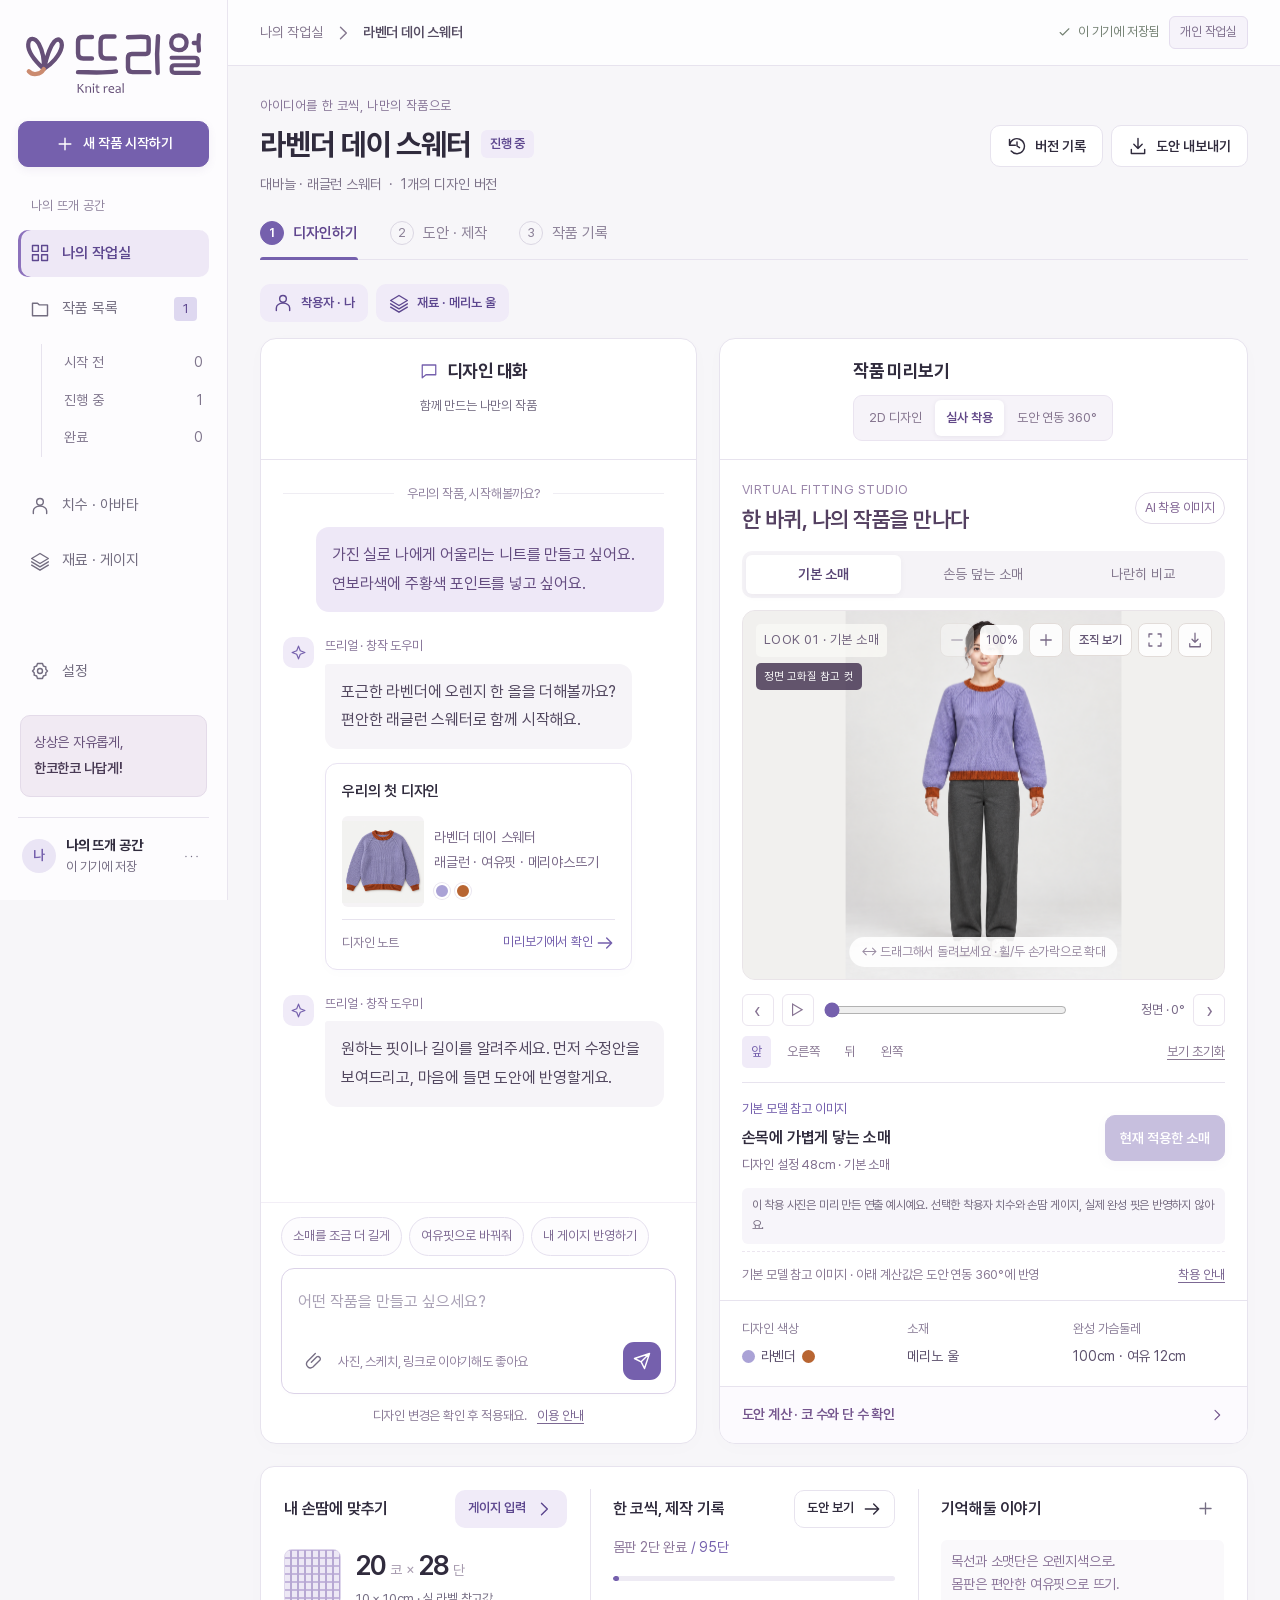
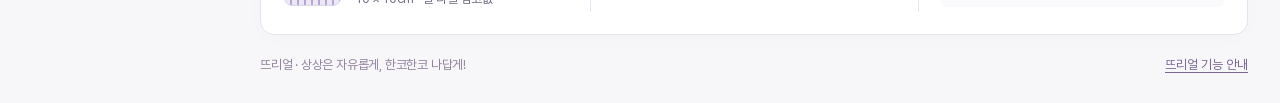
<file: index.html>
<!doctype html>
<html lang="ko"><head><meta charset="UTF-8"><meta name="viewport" content="width=device-width, initial-scale=1"><title>뜨리얼 · Knit real — 상상은 자유롭게, 한코한코 나답게!</title><meta name="description" content="뜨리얼(Knit real) — 뜨다 + 리얼. 대화로 디자인하고, 착용 모습을 살펴보며 내 게이지에 맞춰 만드는 뜨개 작업실."><link rel="icon" type="image/svg+xml" href="assets/brand/refined/favicon.svg?v=4"><link rel="stylesheet" href="style.css"><link rel="stylesheet" href="tryon.css?v=20260924c"><link rel="stylesheet" href="design-texture.css?v=20260924c"><link rel="stylesheet" href="design-schematic.css?v=20260924c"><link rel="stylesheet" href="polish.css"><link rel="stylesheet" href="design.css?v=20260926a"><link rel="stylesheet" href="measurement.css"><link rel="preload" href="assets/fonts/Pretendard-Regular.woff2" as="font" type="font/woff2" crossorigin><link rel="stylesheet" href="refinement.css"><link rel="stylesheet" href="workspace-layout.css"><link rel="stylesheet" href="library.css?v=20260924c"><link rel="stylesheet" href="profile-gauge.css"><link rel="preload" as="image" href="assets/brand/refined/flat-logo.svg"><link rel="stylesheet" href="brand.css"></head><body><div id="app"></div><div id="modal-root"></div><div id="toast" role="status"></div><script type="module" src="app.js?v=20260926a"></script></body></html>
</file>
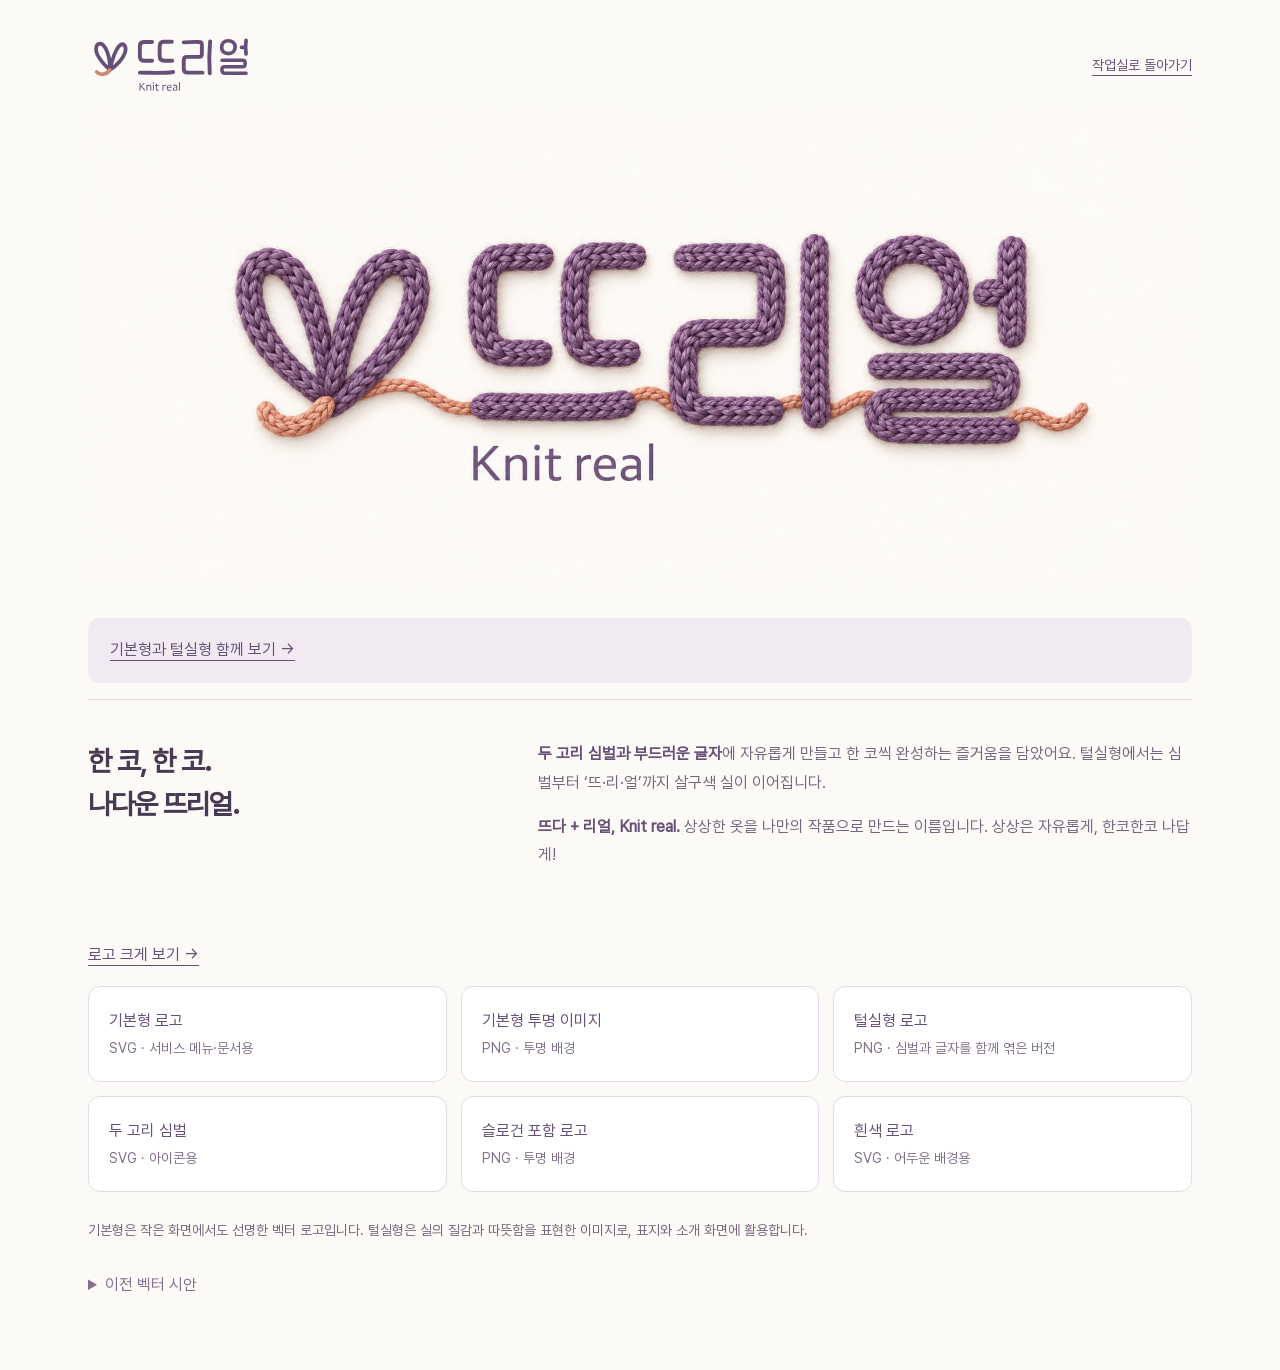
<file: brand/index.html>
<!doctype html>
<html lang="ko"><head><meta charset="utf-8"><meta name="viewport" content="width=device-width,initial-scale=1"><title>뜨리얼 · 로고와 브랜드</title><link rel="icon" href="../assets/brand/refined/favicon.svg?v=4">
<style>
@font-face{font-family:Pretendard;src:url('../assets/fonts/Pretendard-Regular.woff2');font-display:swap}
*{box-sizing:border-box}body{margin:0;background:#fcfaf6;color:#493a54;font:16px/1.8 Pretendard,sans-serif}main{max-width:1160px;margin:auto;padding:36px 28px 70px}header{display:flex;align-items:center;justify-content:space-between;gap:20px;font-size:14px;color:#77637f}header img{display:block;width:166px;height:auto;object-fit:contain}a{color:#665078;text-underline-offset:5px}.hero{display:block;width:100%;height:auto;margin:12px auto 30px}.story{display:grid;grid-template-columns:1fr 1.6fr;gap:42px;border-top:1px solid #e3dce5;padding:40px 0}.story h1{font-size:28px;line-height:1.55;margin:0;letter-spacing:-1px}.story p{margin:0 0 15px;color:#77677e}.story strong{color:#665078;font-weight:600}.files{display:grid;grid-template-columns:repeat(3,1fr);gap:14px}.files a{display:block;padding:20px;background:#fff;border:1px solid #e4dbe9;border-radius:12px;text-decoration:none;transition:border-color .15s}.files a:hover{border-color:#9983ad}.files a span{display:block;font-size:14px;color:#83728b}.note{font-size:14px;color:#77677e;margin-top:26px}@media(max-width:700px){main{padding:25px 18px}.story{grid-template-columns:1fr;gap:14px}.story h1{font-size:25px}.files{grid-template-columns:1fr 1fr}.files a{padding:15px}.hero{margin-top:25px}}
</style></head><body><main>
<header><img src="../assets/brand/refined/flat-logo.svg" alt="뜨리얼 · Knit real"><a href="../">작업실로 돌아가기</a></header>
<img class="hero" src="../assets/brand/refined/yarn-lockup.png" width="1902" height="827" alt="두 고리 심벌과 뜨리얼 글자를 보라색 털실로 엮고, 심벌부터 뜨·리·얼까지 살구색 실로 연결한 로고. Knit real.">
<p style="padding:18px 22px;background:#f1eaf3;border-radius:12px"><a href="refined.html">기본형과 털실형 함께 보기 →</a></p><section class="story"><h1>한 코, 한 코.<br>나다운 뜨리얼.</h1><div><p><strong>두 고리 심벌과 부드러운 글자</strong>에 자유롭게 만들고 한 코씩 완성하는 즐거움을 담았어요. 털실형에서는 심벌부터 ‘뜨·리·얼’까지 살구색 실이 이어집니다.</p><p><strong>뜨다 + 리얼, Knit real.</strong> 상상한 옷을 나만의 작품으로 만드는 이름입니다. 상상은 자유롭게, 한코한코 나답게!</p></div></section>
<p><a href="stitched.html">로고 크게 보기 →</a></p>
<div class="files"><a download href="../assets/brand/refined/flat-logo.svg">기본형 로고<span>SVG · 서비스 메뉴·문서용</span></a><a download href="../assets/brand/refined/flat-logo.png">기본형 투명 이미지<span>PNG · 투명 배경</span></a><a download href="../assets/brand/refined/yarn-lockup.png">털실형 로고<span>PNG · 심벌과 글자를 함께 엮은 버전</span></a><a download href="../assets/brand/refined/symbol.svg">두 고리 심벌<span>SVG · 아이콘용</span></a><a download href="../assets/brand/refined/signature.png">슬로건 포함 로고<span>PNG · 투명 배경</span></a><a download href="../assets/brand/refined/flat-white.svg">흰색 로고<span>SVG · 어두운 배경용</span></a></div><p class="note">기본형은 작은 화면에서도 선명한 벡터 로고입니다. 털실형은 실의 질감과 따뜻함을 표현한 이미지로, 표지와 소개 화면에 활용합니다.</p><details style="margin-top:28px"><summary style="cursor:pointer;color:#82708c">이전 벡터 시안</summary><div class="files" style="margin-top:18px"><a download href="../assets/brand/knit-real-logo.svg">기존 가로 로고<span>SVG · 이전 시안</span></a><a download href="../assets/brand/knit-real-wordmark.svg">한글 전용 레터링<span>SVG · 이전 시안</span></a><a download href="../assets/brand/knit-real-signature.png">슬로건 조합<span>PNG · 이전 시안</span></a></div></details></main></body></html>
</file>
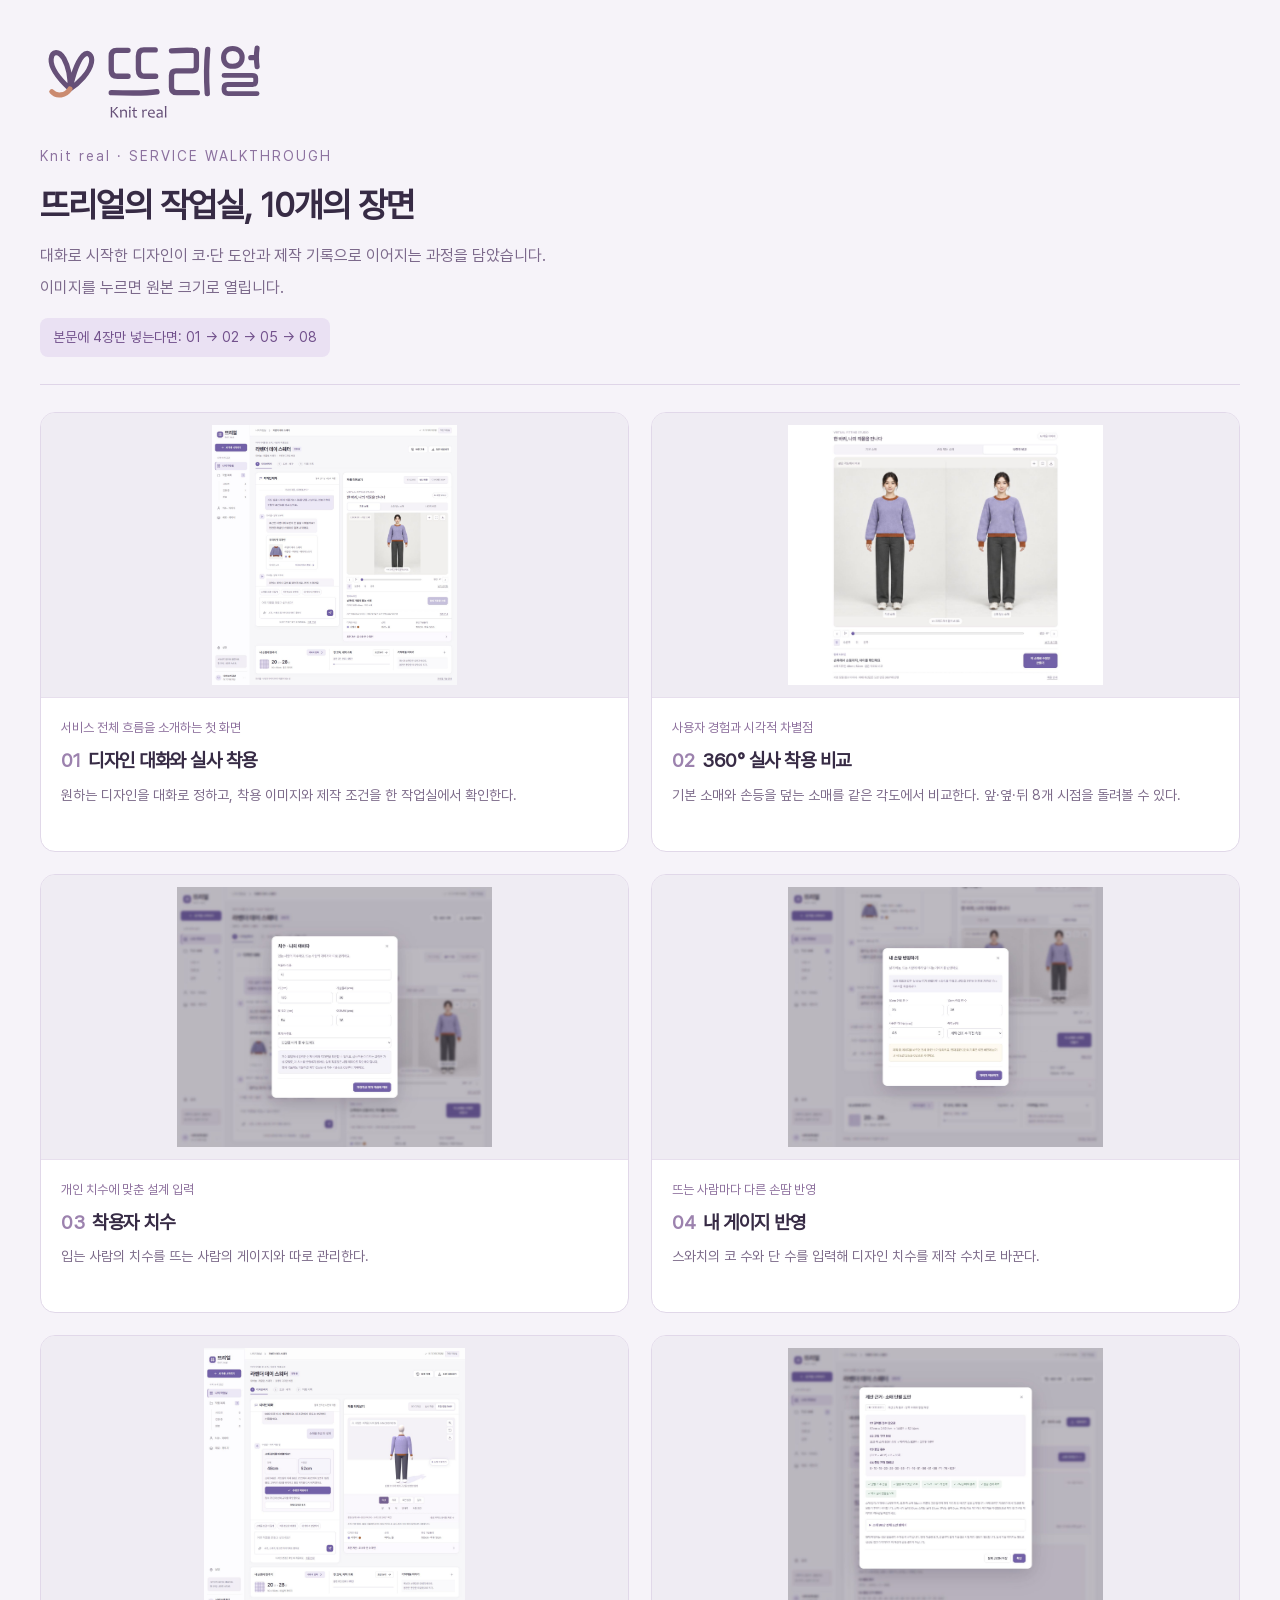
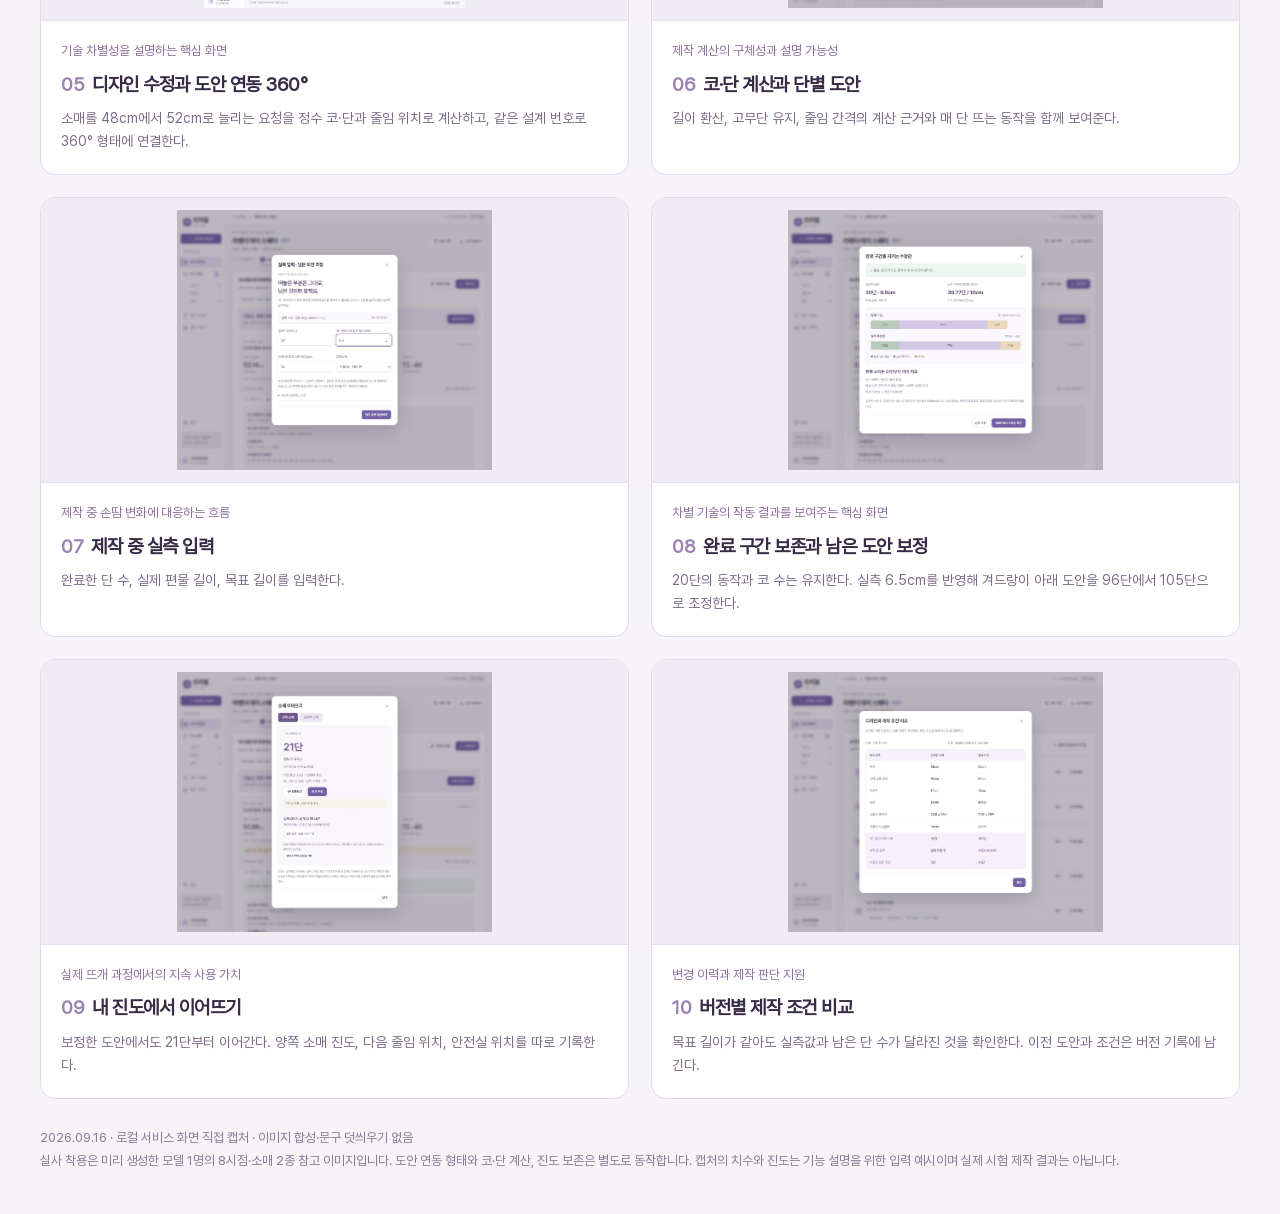
<file: proposal/index.html>
<!doctype html><html lang="ko"><meta charset="utf-8"><meta name="viewport" content="width=device-width,initial-scale=1"><title>뜨리얼 · 제안서 캡처 10장</title><style>
@font-face{font-family:Pretendard;src:url('assets/Pretendard-Regular.woff2')}*{box-sizing:border-box}body{margin:0;background:#f6f3f9;color:#372b45;font-family:Pretendard,'Malgun Gothic',sans-serif;line-height:1.65}main{max-width:1420px;margin:auto;padding:42px 40px}header{padding:0 0 27px;border-bottom:1px solid #dfd5e8;margin-bottom:27px}header small{font-size:14px;letter-spacing:2px;color:#8c719f}h1{font-size:34px;letter-spacing:-1px;margin:8px 0 10px}header p{font-size:16px;color:#7c698b;margin:5px 0}.recommend{display:inline-block;padding:8px 13px;background:#eae1f3;border-radius:8px;margin-top:12px;font-size:14px;color:#72518c}.grid{display:grid;grid-template-columns:1fr 1fr;gap:22px}article{border:1px solid #e1d8e9;border-radius:15px;background:white;overflow:hidden}article a{display:block;background:#efecf3;border-bottom:1px solid #e7dfed;padding:12px}article img{width:100%;height:260px;object-fit:contain;display:block}.caption{padding:16px 20px 20px}.caption small{font-size:13px;color:#8e719e}.caption h2{font-size:19px;margin:5px 0 7px;letter-spacing:-.5px}.caption p{font-size:14px;color:#7d6b8a;margin:0;min-height:47px}.number{color:#9c82ae;margin-right:8px}footer{font-size:13px;color:#8a7995;line-height:1.8;padding:27px 0 0}@media(max-width:760px){main{padding:25px 18px}.grid{grid-template-columns:1fr}h1{font-size:27px}article img{height:230px}}
</style><main><header><img src="../assets/brand/refined/flat-logo.svg" alt="뜨리얼 · Knit real" style="display:block;width:228px;height:auto;margin-bottom:18px"><small>Knit real · SERVICE WALKTHROUGH</small><h1>뜨리얼의 작업실, 10개의 장면</h1><p>대화로 시작한 디자인이 코·단 도안과 제작 기록으로 이어지는 과정을 담았습니다.</p><p>이미지를 누르면 원본 크기로 열립니다.</p><span class="recommend">본문에 4장만 넣는다면: 01 → 02 → 05 → 08</span></header><div class="grid"><article><a href="01_%EB%94%94%EC%9E%90%EC%9D%B8%EB%8C%80%ED%99%94%EC%99%80_%EC%8B%A4%EC%82%AC%EC%B0%A9%EC%9A%A9.jpg" target="_blank" rel="noopener"><img src="01_%EB%94%94%EC%9E%90%EC%9D%B8%EB%8C%80%ED%99%94%EC%99%80_%EC%8B%A4%EC%82%AC%EC%B0%A9%EC%9A%A9.jpg" alt="디자인 대화와 실사 착용"></a><div class="caption"><small>서비스 전체 흐름을 소개하는 첫 화면</small><h2><span class="number">01</span>디자인 대화와 실사 착용</h2><p>원하는 디자인을 대화로 정하고, 착용 이미지와 제작 조건을 한 작업실에서 확인한다.</p></div></article><article><a href="02_360%EB%8F%84_%EC%8B%A4%EC%82%AC%EC%B0%A9%EC%9A%A9_%EB%B9%84%EA%B5%90.jpg" target="_blank" rel="noopener"><img src="02_360%EB%8F%84_%EC%8B%A4%EC%82%AC%EC%B0%A9%EC%9A%A9_%EB%B9%84%EA%B5%90.jpg" alt="360° 실사 착용 비교"></a><div class="caption"><small>사용자 경험과 시각적 차별점</small><h2><span class="number">02</span>360° 실사 착용 비교</h2><p>기본 소매와 손등을 덮는 소매를 같은 각도에서 비교한다. 앞·옆·뒤 8개 시점을 돌려볼 수 있다.</p></div></article><article><a href="03_%EC%B0%A9%EC%9A%A9%EC%9E%90_%EC%B9%98%EC%88%98.jpg" target="_blank" rel="noopener"><img src="03_%EC%B0%A9%EC%9A%A9%EC%9E%90_%EC%B9%98%EC%88%98.jpg" alt="착용자 치수"></a><div class="caption"><small>개인 치수에 맞춘 설계 입력</small><h2><span class="number">03</span>착용자 치수</h2><p>입는 사람의 치수를 뜨는 사람의 게이지와 따로 관리한다.</p></div></article><article><a href="04_%EB%82%B4_%EA%B2%8C%EC%9D%B4%EC%A7%80_%EB%B0%98%EC%98%81.jpg" target="_blank" rel="noopener"><img src="04_%EB%82%B4_%EA%B2%8C%EC%9D%B4%EC%A7%80_%EB%B0%98%EC%98%81.jpg" alt="내 게이지 반영"></a><div class="caption"><small>뜨는 사람마다 다른 손땀 반영</small><h2><span class="number">04</span>내 게이지 반영</h2><p>스와치의 코 수와 단 수를 입력해 디자인 치수를 제작 수치로 바꾼다.</p></div></article><article><a href="05_%EB%94%94%EC%9E%90%EC%9D%B8%EC%88%98%EC%A0%95%EA%B3%BC_%EB%8F%84%EC%95%88%EC%97%B0%EB%8F%99360.jpg" target="_blank" rel="noopener"><img src="05_%EB%94%94%EC%9E%90%EC%9D%B8%EC%88%98%EC%A0%95%EA%B3%BC_%EB%8F%84%EC%95%88%EC%97%B0%EB%8F%99360.jpg" alt="디자인 수정과 도안 연동 360°"></a><div class="caption"><small>기술 차별성을 설명하는 핵심 화면</small><h2><span class="number">05</span>디자인 수정과 도안 연동 360°</h2><p>소매를 48cm에서 52cm로 늘리는 요청을 정수 코·단과 줄임 위치로 계산하고, 같은 설계 번호로 360° 형태에 연결한다.</p></div></article><article><a href="06_%EC%BD%94%EB%8B%A8%EA%B3%84%EC%82%B0%EA%B3%BC_%EB%8B%A8%EB%B3%84%EB%8F%84%EC%95%88.jpg" target="_blank" rel="noopener"><img src="06_%EC%BD%94%EB%8B%A8%EA%B3%84%EC%82%B0%EA%B3%BC_%EB%8B%A8%EB%B3%84%EB%8F%84%EC%95%88.jpg" alt="코·단 계산과 단별 도안"></a><div class="caption"><small>제작 계산의 구체성과 설명 가능성</small><h2><span class="number">06</span>코·단 계산과 단별 도안</h2><p>길이 환산, 고무단 유지, 줄임 간격의 계산 근거와 매 단 뜨는 동작을 함께 보여준다.</p></div></article><article><a href="07_%EC%A0%9C%EC%9E%91%EC%A4%91_%EC%8B%A4%EC%B8%A1%EC%9E%85%EB%A0%A5.jpg" target="_blank" rel="noopener"><img src="07_%EC%A0%9C%EC%9E%91%EC%A4%91_%EC%8B%A4%EC%B8%A1%EC%9E%85%EB%A0%A5.jpg" alt="제작 중 실측 입력"></a><div class="caption"><small>제작 중 손땀 변화에 대응하는 흐름</small><h2><span class="number">07</span>제작 중 실측 입력</h2><p>완료한 단 수, 실제 편물 길이, 목표 길이를 입력한다.</p></div></article><article><a href="08_%EC%99%84%EB%A3%8C%EA%B5%AC%EA%B0%84_%EB%B3%B4%EC%A1%B4%EA%B3%BC_%EB%82%A8%EC%9D%80%EB%8F%84%EC%95%88_%EB%B3%B4%EC%A0%95.jpg" target="_blank" rel="noopener"><img src="08_%EC%99%84%EB%A3%8C%EA%B5%AC%EA%B0%84_%EB%B3%B4%EC%A1%B4%EA%B3%BC_%EB%82%A8%EC%9D%80%EB%8F%84%EC%95%88_%EB%B3%B4%EC%A0%95.jpg" alt="완료 구간 보존과 남은 도안 보정"></a><div class="caption"><small>차별 기술의 작동 결과를 보여주는 핵심 화면</small><h2><span class="number">08</span>완료 구간 보존과 남은 도안 보정</h2><p>20단의 동작과 코 수는 유지한다. 실측 6.5cm를 반영해 겨드랑이 아래 도안을 96단에서 105단으로 조정한다.</p></div></article><article><a href="09_%EB%82%B4_%EC%A7%84%EB%8F%84%EC%97%90%EC%84%9C_%EC%9D%B4%EC%96%B4%EB%9C%A8%EA%B8%B0.jpg" target="_blank" rel="noopener"><img src="09_%EB%82%B4_%EC%A7%84%EB%8F%84%EC%97%90%EC%84%9C_%EC%9D%B4%EC%96%B4%EB%9C%A8%EA%B8%B0.jpg" alt="내 진도에서 이어뜨기"></a><div class="caption"><small>실제 뜨개 과정에서의 지속 사용 가치</small><h2><span class="number">09</span>내 진도에서 이어뜨기</h2><p>보정한 도안에서도 21단부터 이어간다. 양쪽 소매 진도, 다음 줄임 위치, 안전실 위치를 따로 기록한다.</p></div></article><article><a href="10_%EB%B2%84%EC%A0%84%EB%B3%84_%EC%A0%9C%EC%9E%91%EC%A1%B0%EA%B1%B4_%EB%B9%84%EA%B5%90.jpg" target="_blank" rel="noopener"><img src="10_%EB%B2%84%EC%A0%84%EB%B3%84_%EC%A0%9C%EC%9E%91%EC%A1%B0%EA%B1%B4_%EB%B9%84%EA%B5%90.jpg" alt="버전별 제작 조건 비교"></a><div class="caption"><small>변경 이력과 제작 판단 지원</small><h2><span class="number">10</span>버전별 제작 조건 비교</h2><p>목표 길이가 같아도 실측값과 남은 단 수가 달라진 것을 확인한다. 이전 도안과 조건은 버전 기록에 남긴다.</p></div></article></div><footer>2026.09.16 · 로컬 서비스 화면 직접 캡처 · 이미지 합성·문구 덧씌우기 없음<br>실사 착용은 미리 생성한 모델 1명의 8시점·소매 2종 참고 이미지입니다. 도안 연동 형태와 코·단 계산, 진도 보존은 별도로 동작합니다. 캡처의 치수와 진도는 기능 설명을 위한 입력 예시이며 실제 시험 제작 결과는 아닙니다.</footer></main></html>
</file>
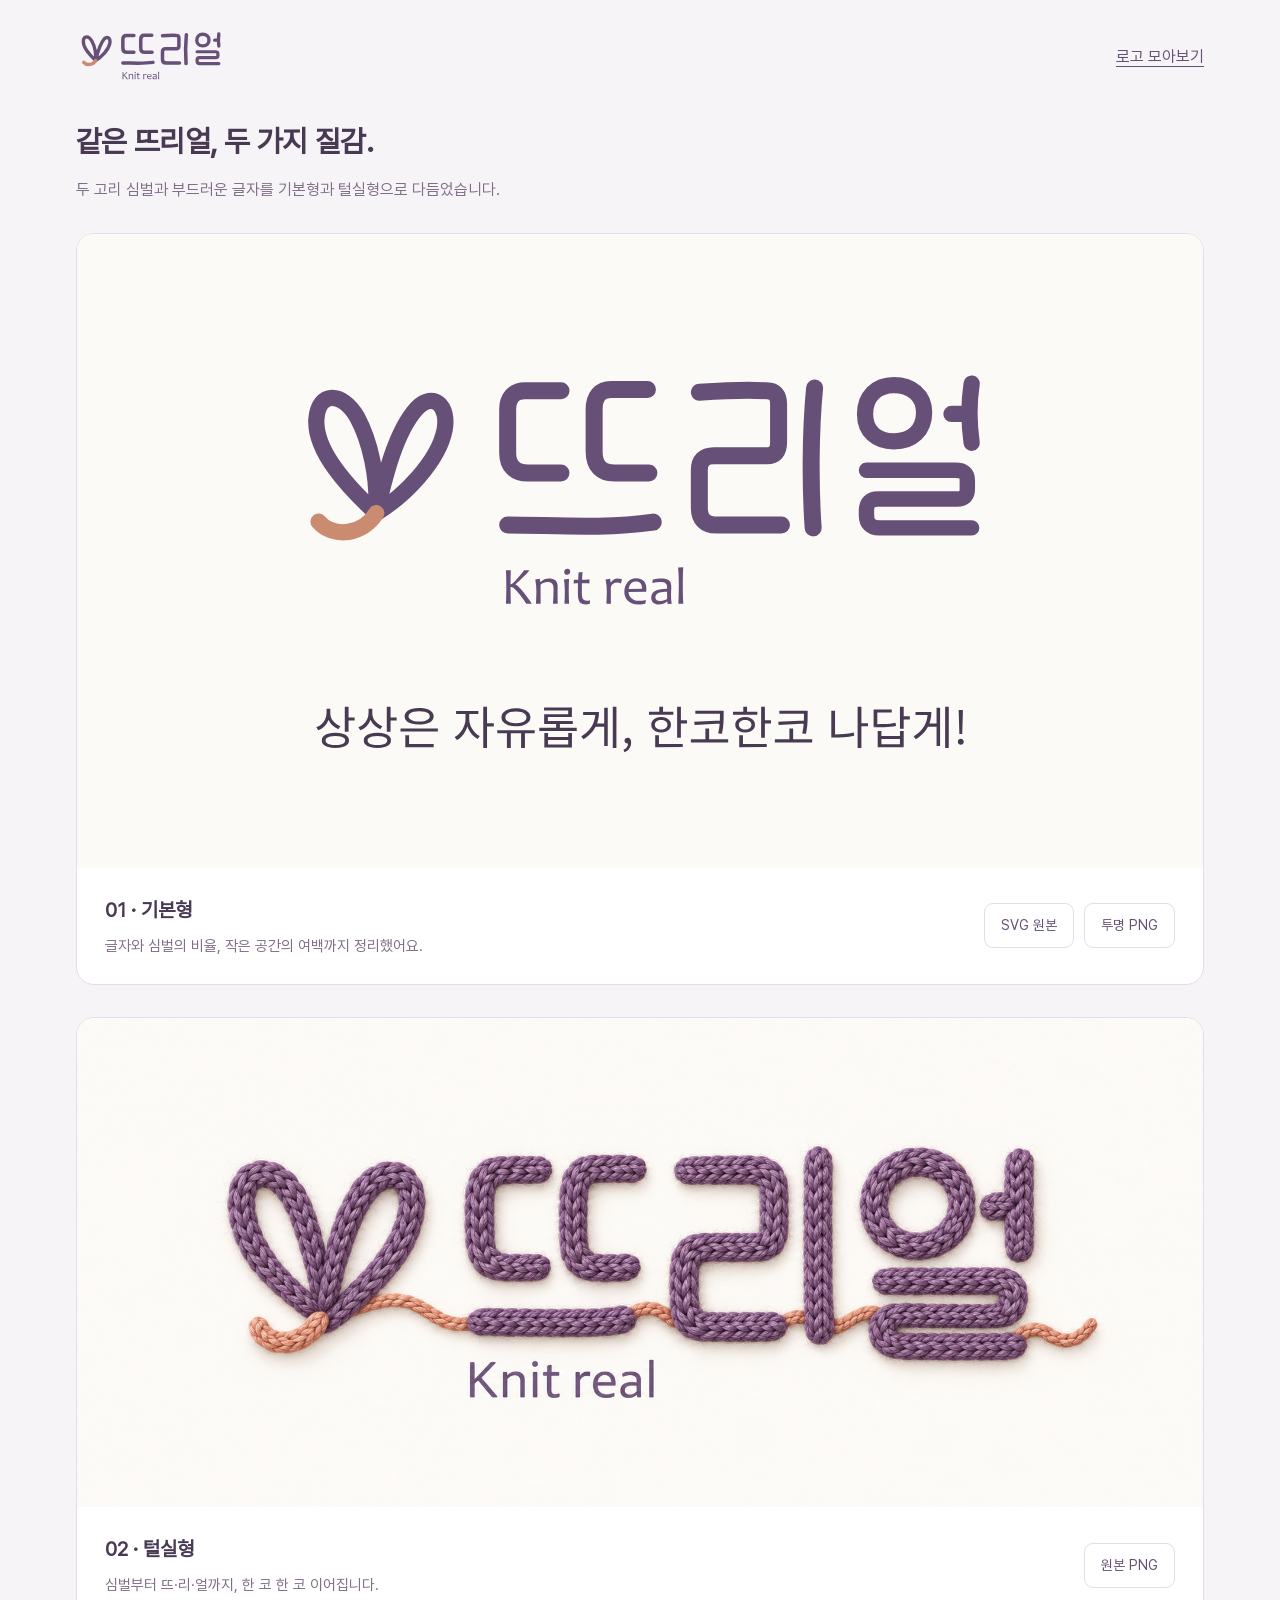
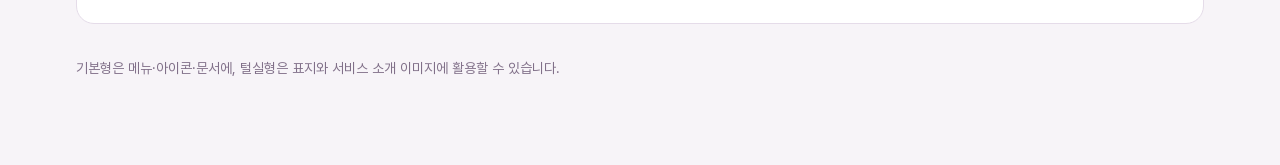
<file: brand/refined.html>
<!doctype html><html lang="ko"><head><meta charset="utf-8"><meta name="viewport" content="width=device-width,initial-scale=1"><title>뜨리얼 · 기본형과 털실형</title><link rel="icon" href="../assets/brand/refined/favicon.svg?v=4"><style>
@font-face{font-family:Pretendard;src:url('../assets/fonts/Pretendard-Regular.woff2');font-display:swap}*{box-sizing:border-box}body{margin:0;background:#f7f4f8;color:#493a54;font:16px/1.8 Pretendard,sans-serif}main{max-width:1180px;margin:auto;padding:30px 26px 70px}header{display:flex;justify-content:space-between;align-items:center;gap:20px;margin-bottom:30px}header img{width:150px;height:auto}a{color:#665078;text-underline-offset:4px}.intro{margin-bottom:28px}h1{font-size:30px;letter-spacing:-.7px;margin:0 0 8px}.intro p{margin:0;color:#817089}.card{margin:24px 0 32px;background:#fff;border:1px solid #e5dce9;border-radius:18px;overflow:hidden}.art{display:block;width:100%;height:auto;background:#fcfaf6}.caption{padding:24px 28px;display:flex;justify-content:space-between;gap:24px;align-items:center}.caption h2{font-size:20px;margin:0 0 5px}.caption p{font-size:15px;color:#817089;margin:0}.links{display:flex;gap:10px;flex-shrink:0}.links a{padding:9px 16px;border:1px solid #e5dce9;border-radius:9px;text-decoration:none;font-size:14px}.links a:hover{background:#f7f4f8}.foot{font-size:14px;color:#817089}@media(max-width:650px){main{padding:24px 16px 45px}h1{font-size:26px}header img{width:124px}.caption{padding:20px;display:block}.links{margin-top:18px;flex-wrap:wrap}.caption h2{font-size:19px}}
</style></head><body><main><header><img src="../assets/brand/refined/flat-logo.svg" alt="뜨리얼 · Knit real"><a href="index.html">로고 모아보기</a></header><div class="intro"><h1>같은 뜨리얼, 두 가지 질감.</h1><p>두 고리 심벌과 부드러운 글자를 기본형과 털실형으로 다듬었습니다.</p></div>
<section class="card"><img class="art" src="../assets/brand/refined/flat-presentation.svg" width="1600" height="900" alt="두 고리 심벌과 자두빛 보라색 뜨리얼 전용 레터링, 상상은 자유롭게 한코한코 나답게"><div class="caption"><div><h2>01 · 기본형</h2><p>글자와 심벌의 비율, 작은 공간의 여백까지 정리했어요.</p></div><div class="links"><a download href="../assets/brand/refined/flat-logo.svg">SVG 원본</a><a download href="../assets/brand/refined/flat-logo.png">투명 PNG</a></div></div></section>
<section class="card"><img class="art" src="../assets/brand/refined/yarn-lockup.png" alt="심벌과 뜨리얼 글자를 보라색 털실로 엮고 살구색 실로 모두 연결한 로고"><div class="caption"><div><h2>02 · 털실형</h2><p>심벌부터 뜨·리·얼까지, 한 코 한 코 이어집니다.</p></div><div class="links"><a download href="../assets/brand/refined/yarn-lockup.png">원본 PNG</a></div></div></section><p class="foot">기본형은 메뉴·아이콘·문서에, 털실형은 표지와 서비스 소개 이미지에 활용할 수 있습니다.</p></main></body></html>
</file>
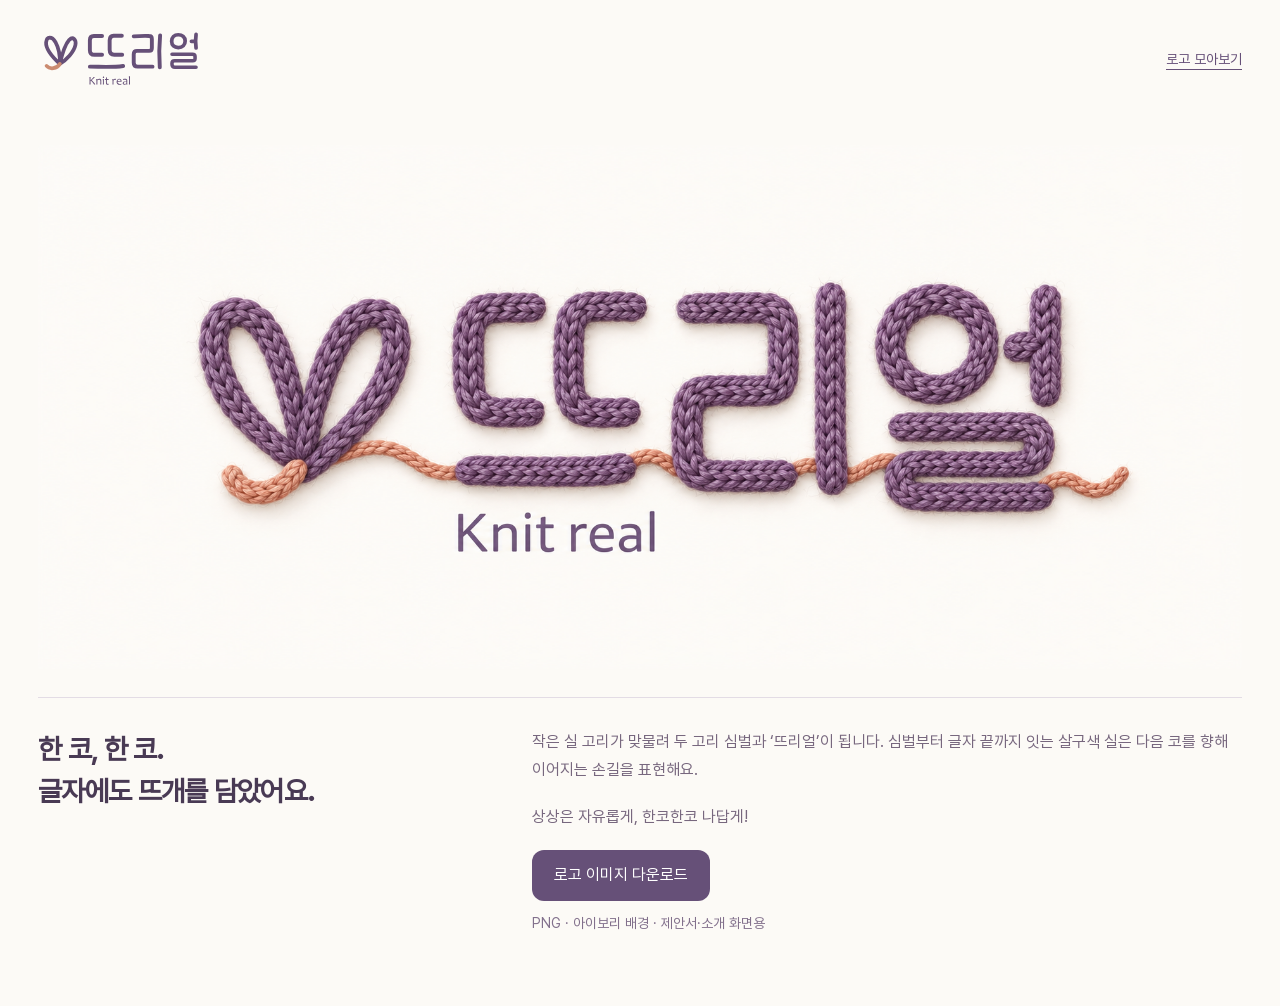
<file: brand/stitched.html>
<!doctype html>
<html lang="ko"><head><meta charset="utf-8"><meta name="viewport" content="width=device-width,initial-scale=1"><title>뜨리얼 · 한 코씩 이어진 로고</title><link rel="icon" href="../assets/brand/refined/favicon.svg?v=4"><style>
@font-face{font-family:Pretendard;src:url('../assets/fonts/Pretendard-Regular.woff2');font-display:swap}*{box-sizing:border-box}body{margin:0;background:#fcfaf6;color:#493a54;font:16px/1.8 Pretendard,sans-serif}main{max-width:1260px;margin:auto;padding:30px 28px 70px}header{display:flex;align-items:center;justify-content:space-between;gap:20px;font-size:14px}header img{display:block;width:166px;height:auto;object-fit:contain}a{color:#665078;text-underline-offset:5px}.art{display:block;width:100%;height:auto;margin:55px auto 28px}.story{display:grid;grid-template-columns:1fr 1.6fr;gap:50px;padding-top:30px;border-top:1px solid #e3dce5}.story h1{margin:0;font-size:28px;line-height:1.5;letter-spacing:-.7px}.story p{margin:0 0 18px;color:#77677e}.download{display:inline-block;background:#665078;border-radius:12px;padding:11px 22px;color:white;text-decoration:none}.meta{display:block;font-size:14px;margin-top:10px;color:#82708c}@media(max-width:680px){main{padding:24px 18px 40px}.art{margin:35px auto 25px}.story{grid-template-columns:1fr;gap:16px}.story h1{font-size:25px}header img{width:115px}}
</style></head><body><main><header><img src="../assets/brand/refined/flat-logo.svg" alt="뜨리얼 · Knit real"><a href="index.html">로고 모아보기</a></header>
<img class="art" src="../assets/brand/refined/yarn-lockup.png" alt="두 고리 심벌과 뜨리얼 글자를 같은 털실로 엮고, 살구색 실로 모두 연결한 로고. Knit real.">
<section class="story"><h1>한 코, 한 코.<br>글자에도 뜨개를 담았어요.</h1><div><p>작은 실 고리가 맞물려 두 고리 심벌과 ‘뜨리얼’이 됩니다. 심벌부터 글자 끝까지 잇는 살구색 실은 다음 코를 향해 이어지는 손길을 표현해요.</p><p>상상은 자유롭게, 한코한코 나답게!</p><a class="download" download="뜨리얼_털실형_심벌과_로고.png" href="../assets/brand/refined/yarn-lockup.png">로고 이미지 다운로드</a><span class="meta">PNG · 아이보리 배경 · 제안서·소개 화면용</span></div></section></main></body></html>
</file>
<file: style.css>
:root{font-family:'Noto Sans KR',-apple-system,BlinkMacSystemFont,'Segoe UI',sans-serif;color:#282635;background:#f6f6f8;font-synthesis:none;--purple:#7161c5;--purple-dark:#5a49ac;--pale:#f0edf9;--line:#e9e7ee;--muted:#7c798b;--white:#fff}*{box-sizing:border-box}body{margin:0;font-size:16px}button,input,textarea,select{font:inherit}button{cursor:pointer}button,a,input,textarea,select{-webkit-tap-highlight-color:transparent}button{color:inherit;border:0;background:none}button:focus-visible,a:focus-visible,input:focus-visible,textarea:focus-visible,select:focus-visible{outline:3px solid #a494e1;outline-offset:3px}button:disabled{opacity:.4;cursor:not-allowed}svg{width:20px;height:20px;stroke-width:1.7;flex-shrink:0;vertical-align:middle}p,h1,h2,h3{margin:0}h1{font-size:25px;letter-spacing:-.8px}h2{font-size:18px;letter-spacing:-.4px}h3{font-size:16px}small,.meta{font-size:13px;color:var(--muted)}.muted{color:var(--muted)}.purple{color:var(--purple)}.row{display:flex;align-items:center;gap:10px}.between{justify-content:space-between}.grow{flex:1}.button{display:inline-flex;justify-content:center;align-items:center;gap:8px;border-radius:9px;padding:10px 15px;font-size:14px;font-weight:500;border:1px solid var(--line);background:white;white-space:nowrap;transition:.18s}.button:hover{border-color:#c6bddf;background:#faf9fd}.button.primary{background:var(--purple);border-color:var(--purple);color:white}.button.primary:hover{background:var(--purple-dark)}.button.soft{background:var(--pale);border-color:transparent;color:var(--purple-dark)}.button.small{padding:7px 11px;font-size:13px}.icon-btn{display:inline-flex;align-items:center;justify-content:center;width:34px;height:34px;border-radius:8px;color:var(--muted)}.icon-btn:hover{background:var(--pale);color:var(--purple)}.badge{display:inline-flex;gap:5px;align-items:center;font-size:13px;padding:4px 9px;border-radius:5px;background:var(--pale);color:var(--purple-dark);white-space:nowrap}.tag{font-size:13px;color:#716b83;border:1px solid var(--line);padding:4px 8px;border-radius:5px;background:white}.sidebar{position:fixed;width:218px;top:0;bottom:0;background:#fff;border-right:1px solid var(--line);padding:30px 19px 20px;display:flex;flex-direction:column;z-index:20}.brand{display:flex;align-items:center;gap:9px;padding:0 12px 32px;font-size:28px;font-weight:800;letter-spacing:-2px}.brand-mark{display:grid;place-items:center;width:33px;height:33px;background:var(--purple);border-radius:10px;color:white}.brand-mark svg{width:25px;height:25px}.brand small{font-size:13px;letter-spacing:2px;margin-left:4px;font-weight:500;color:#a09baa;padding-top:5px}.new-project{width:100%;margin:0 0 28px;padding:12px}.nav-label{font-size:13px;letter-spacing:1.5px;color:#aaa5b5;margin:0 13px 10px}.nav-item{display:flex;gap:12px;align-items:center;width:100%;padding:11px 13px;border-radius:8px;text-align:left;color:#736d80;font-size:14px;margin:4px 0}.nav-item.active{color:var(--purple-dark);background:var(--pale);font-weight:600}.nav-item:hover{background:#f6f4fa}.nav-item .count{margin-left:auto;font-size:13px;background:#ded8f0;color:var(--purple-dark);padding:2px 6px;border-radius:4px}.subnav{border-left:1px solid #e7e3ee;margin:7px 0 22px 23px;padding-left:16px}.subnav button{display:flex;justify-content:space-between;padding:7px 5px;font-size:13px;color:#938d9f;width:100%;text-align:left}.subnav button:hover{color:var(--purple)}.side-bottom{margin-top:auto}.side-note{background:#f7f6fa;border-radius:10px;padding:13px;margin:20px 4px 18px;line-height:1.7;font-size:13px;color:#948b9f}.profile-mini{display:flex;align-items:center;gap:10px;border-top:1px solid var(--line);padding:17px 7px 0;font-size:13px}.avatar-mini{display:grid;place-items:center;background:#eae5f5;color:var(--purple);width:34px;height:34px;border-radius:50%;font-weight:600}.main{margin-left:218px;min-height:100vh}.topbar{height:69px;background:#fff;border-bottom:1px solid var(--line);padding:0 30px;display:flex;align-items:center;justify-content:space-between}.breadcrumb{font-size:13px;color:#928d9f;display:flex;align-items:center;gap:10px}.breadcrumb strong{font-weight:500;color:#484253}.demo-pill{font-size:13px;letter-spacing:.5px;border:1px solid #e3ddef;border-radius:5px;padding:4px 7px;color:#8d819f}.saved{font-size:13px;color:#928d9f;display:flex;gap:6px;align-items:center}.saved svg{width:15px;height:15px}.content{padding:28px 30px 30px;max-width:1600px;margin:auto}.project-head{margin-bottom:23px}.eyebrow{font-size:13px;letter-spacing:1.8px;color:#9b92a8;margin-bottom:8px}.project-sub{font-size:13px;color:#8c8599;margin-top:8px;display:flex;gap:8px;align-items:center}.project-actions{display:flex;gap:8px}.workflow{display:flex;align-items:center;gap:26px;margin-bottom:22px;border-bottom:1px solid var(--line)}.workflow button{font-size:14px;color:#9992a5;display:flex;align-items:center;gap:8px;padding:0 0 13px;position:relative}.workflow button.active{color:var(--purple-dark);font-weight:600}.workflow button.active:after{content:'';position:absolute;bottom:-1px;height:2px;background:var(--purple);width:100%}.step-num{width:21px;height:21px;border-radius:50%;border:1px solid #dbd7e3;display:grid;place-items:center;font-size:13px}.active .step-num{background:var(--purple);border-color:var(--purple);color:white}.workspace{display:grid;grid-template-columns:minmax(340px,.88fr) minmax(430px,1.2fr);gap:19px}.panel{background:#fff;border:1px solid var(--line);border-radius:13px;overflow:hidden}.panel-head{padding:19px 20px;border-bottom:1px solid var(--line);display:flex;align-items:center;justify-content:space-between}.panel-head h2{display:flex;gap:9px;align-items:center;font-size:16px}.panel-head h2 svg{color:var(--purple);width:18px}.chat-panel{display:flex;flex-direction:column;height:610px}.chat-stream{padding:20px;overflow:auto;flex:1;scrollbar-width:thin;scrollbar-color:#e2ddeb transparent}.day-divider{text-align:center;font-size:13px;color:#b0a9b8;margin:0 0 19px;display:flex;align-items:center;gap:13px}.day-divider:before,.day-divider:after{content:'';height:1px;flex:1;background:#efedf3}.message{display:flex;gap:10px;margin:0 0 20px}.message.user{justify-content:flex-end;padding-left:33px}.message-avatar{width:28px;height:28px;display:grid;place-items:center;border-radius:8px;background:var(--pale);color:var(--purple);flex-shrink:0;margin-top:1px}.message-avatar svg{width:17px;height:17px}.msg-content{max-width:100%;min-width:0}.sender{font-size:13px;margin-bottom:6px;color:#9991a4}.bubble{background:#f7f6f9;padding:12px 14px;border-radius:0 11px 11px 11px;font-size:14px;line-height:1.85;white-space:pre-line;word-break:keep-all;overflow-wrap:anywhere}.user .bubble{background:#eeebf8;border-radius:11px 0 11px 11px;color:#635286}.message time{font-size:13px;color:#b1abba;display:block;margin-top:5px;text-align:right}.design-card{border:1px solid #e9e3f2;border-radius:10px;margin-top:12px;padding:13px;background:#fff}.design-card h3{font-size:13px;margin-bottom:9px}.design-card .mini-photo{width:70px;height:76px;object-fit:cover;border-radius:6px;background:#f5f5f3}.design-card p{font-size:13px;line-height:1.8;color:#7d758b}.color-dots{display:flex;gap:5px;margin-top:8px}.color-dots i{width:15px;height:15px;border-radius:50%;border:2px solid white;box-shadow:0 0 0 1px #eae6f0}.card-footer{border-top:1px solid var(--line);padding-top:9px;margin-top:10px;font-size:13px;color:#aaa1b4;display:flex;justify-content:space-between}.suggestions{display:flex;gap:6px;flex-wrap:wrap;padding:10px 16px 12px}.suggestion{font-size:13px;border:1px solid #e6e1ef;padding:7px 9px;border-radius:7px;color:#8d819f;background:#fff}.suggestion:hover{border-color:var(--purple);color:var(--purple)}.composer{padding:0 16px 12px}.composer-box{border:1px solid #ddd7e9;border-radius:10px;padding:11px;background:#fff;box-shadow:0 2px 4px #26203603}.composer textarea{resize:none;border:0;background:transparent;width:100%;height:43px;font-size:13px;line-height:1.6;outline:none}.composer textarea::placeholder{color:#aaa2b6}.composer-controls{display:flex;align-items:center;justify-content:space-between}.composer-hint{font-size:13px;color:#b0a8b8}.send{color:white;background:var(--purple);width:31px;height:31px;border-radius:8px;display:grid;place-items:center}.send:hover{background:var(--purple-dark)}.chat-note{text-align:center;font-size:13px;color:#b0a7b8;padding:0 0 13px}.preview-panel{height:610px;display:flex;flex-direction:column}.segmented{display:flex;border:1px solid var(--line);border-radius:7px;padding:3px;background:#f8f7fa;gap:2px}.segmented button{font-size:13px;min-width:91px;padding:7px 12px;border-radius:5px;color:#a097ab}.segmented button.selected{background:#fff;color:var(--purple-dark);box-shadow:0 1px 5px #30204012;font-weight:600}.preview-stage{position:relative;flex:1;min-height:0;background:#f5f5f3;margin:14px;border-radius:8px;overflow:hidden;display:flex;align-items:center;justify-content:center}.sweater-photo{width:100%;height:100%;object-fit:contain;mix-blend-mode:multiply;transition:transform .3s}.preview-label{position:absolute;left:16px;top:15px;display:flex;align-items:center;gap:6px;font-size:13px;color:#8b8396;z-index:2;background:#ffffffd9;padding:6px 9px;border-radius:6px}.preview-label svg{width:13px;height:13px}.preview-tools{position:absolute;right:12px;top:12px;display:flex;flex-direction:column;gap:5px;z-index:2}.preview-tools .icon-btn{background:#ffffffd9;border:1px solid #eeeaf1;color:#80738b}.part-button{position:absolute;right:10%;top:62%;border-radius:20px;padding:7px 11px;background:#fffffff0;color:#76618f;box-shadow:0 3px 15px #3b255d15;font-size:13px;border:1px solid #ded1ee;display:flex;align-items:center;gap:5px;z-index:2}.part-button:before{content:'';width:6px;height:6px;background:var(--purple);border-radius:50%}.preview-bottom{position:absolute;bottom:15px;left:50%;transform:translateX(-50%);color:#a098aa;font-size:13px;white-space:nowrap;background:#ffffffd9;padding:5px 10px;border-radius:5px;z-index:2}.design-specs{padding:3px 19px 15px;display:flex;gap:18px}.spec{font-size:13px;color:#aaa2b4;flex:1}.spec strong{display:flex;align-items:center;gap:6px;font-size:13px;font-weight:500;color:#5f566e;margin-top:6px}.swatch{width:11px;height:11px;border-radius:50%;display:inline-block}.pattern-strip{margin-top:19px;display:grid;grid-template-columns:1.15fr 1fr .9fr}.strip-section{padding:21px 22px;position:relative}.strip-section+.strip-section:before{content:'';position:absolute;left:0;top:22px;bottom:22px;width:1px;background:var(--line)}.strip-section h3{font-size:14px}.strip-section p{font-size:13px;color:#958a9f;line-height:1.7;margin-top:8px}.gauge-display{display:flex;gap:15px;align-items:center;margin-top:13px}.gauge-numbers{font-size:23px;font-weight:600;letter-spacing:-1px}.gauge-numbers span{font-size:13px;font-weight:400;color:#a79baf;letter-spacing:0}.gauge-art{width:51px;height:51px;border:1px solid #ded6ec;background:repeating-linear-gradient(90deg,transparent 0 5px,#b7a8d3 5px 7px),repeating-linear-gradient(0deg,#ede8f5 0 6px,#c4b6dc 6px 8px);border-radius:5px}.mini-progress{height:5px;background:#eeebf4;border-radius:9px;overflow:hidden;margin-top:17px}.mini-progress i{height:100%;display:block;background:var(--purple);border-radius:9px}.note-preview{margin-top:12px;color:#8c8298;font-size:13px;background:#faf9fb;padding:10px;border-radius:6px;line-height:1.7}.footer-note{font-size:13px;color:#aba3b5;text-align:right;margin-top:14px}.field{display:block;font-size:13px;color:#6c617d;margin:15px 0}.field input,.field select,.field textarea{display:block;width:100%;border:1px solid #e2dce9;border-radius:8px;padding:11px 12px;margin-top:7px;background:white;color:#40364f;font-size:14px}.field textarea{height:90px;resize:vertical}.field small{display:block;margin-top:6px;line-height:1.7}.fields{display:grid;grid-template-columns:1fr 1fr;gap:0 18px}.modal-backdrop{position:fixed;inset:0;z-index:100;background:#26203355;backdrop-filter:blur(4px);display:flex;align-items:center;justify-content:center;padding:20px}.modal{width:min(530px,100%);max-height:90vh;overflow:auto;background:#fff;border-radius:16px;padding:25px;box-shadow:0 25px 90px #25133733}.modal.large{width:min(750px,100%)}.modal-head{display:flex;justify-content:space-between;align-items:center;margin-bottom:8px}.modal-description{font-size:13px;color:#9689a2;line-height:1.8;margin-bottom:18px}.modal-actions{display:flex;gap:9px;justify-content:flex-end;margin-top:22px;padding-top:18px;border-top:1px solid var(--line)}.callout{background:#f6f3fb;border:1px solid #e7e0f3;padding:12px 14px;border-radius:9px;font-size:13px;line-height:1.85;color:#817091;margin:14px 0}.callout.amber{background:#fffaf0;color:#99815c;border-color:#eee2c9}.change-table{display:grid;grid-template-columns:1fr 1fr;gap:8px;margin-top:12px}.change-table>div{padding:12px;border:1px solid var(--line);border-radius:8px;font-size:13px;color:#9c90a8}.change-table strong{display:block;color:#61536f;font-size:18px;margin-top:4px}.change-table .changed{border-color:#c1b0df;background:#f8f5fd}.pending-card{background:#faf8fd;border-color:#d8ccea}.pending-card .button{width:100%;margin-top:13px}.full-panel{padding:25px}.pattern-layout{display:grid;grid-template-columns:minmax(0,1fr) 310px;gap:20px;margin-top:20px}.pattern-info{display:flex;gap:10px;flex-wrap:wrap;margin:18px 0}.pattern-info .tag{padding:8px 10px}.chart-scroll{overflow:auto;padding:10px 0}.chart{border-collapse:collapse;margin:5px 0;font-family:monospace}.chart td{width:30px;height:30px;min-width:25px;text-align:center;border:1px solid #dcd7e6;color:#746883;font-size:16px;background:#faf9fc}.chart .current td{background:#e9e0f6;border-color:#c9b4e1;color:#64448a}.chart .done td{background:#eef2eb;color:#aaa}.chart th{font-size:13px;font-weight:400;color:#a699b1;padding:0 10px}.chart th:first-child{width:48px;white-space:nowrap}.legend{display:flex;gap:19px;font-size:13px;color:#94869e;margin-top:10px}.progress-card{border:1px solid var(--line);border-radius:10px;padding:18px}.counter{text-align:center;margin:25px 0}.counter .big{font-size:50px;font-weight:500;color:var(--purple);line-height:1.3}.counter .row{justify-content:center;margin-top:12px}.counter .button{width:40px;height:40px;padding:0}.progress-card textarea{width:100%;height:90px;resize:vertical;border:1px solid var(--line);border-radius:7px;padding:10px;font-size:13px;margin-top:10px}.description-steps{list-style:none;padding:0;margin:12px 0}.description-steps li{padding:16px 0;border-bottom:1px solid var(--line);font-size:14px;line-height:1.85}.description-steps li strong{color:var(--purple);margin-right:10px}.help-links{display:flex;gap:10px;flex-wrap:wrap;margin-top:20px}.help-links button{font-size:13px;color:#8b7a9a;text-decoration:underline;text-underline-offset:3px}.version-list{display:flex;flex-direction:column;gap:15px;margin-top:24px}.version{border:1px solid var(--line);border-radius:10px;padding:18px;display:flex;gap:15px;align-items:center}.version-icon{background:var(--pale);border-radius:10px;width:40px;height:40px;display:grid;place-items:center;color:var(--purple)}.version h3{font-size:14px;margin-bottom:6px}.version p{font-size:13px;color:#9c8ea6;line-height:1.8}.project-grid{display:grid;grid-template-columns:repeat(3,1fr);gap:20px;margin-top:22px}.project-card{padding:0;border:1px solid var(--line);border-radius:12px;overflow:hidden;text-align:left;background:white}.project-card img{width:100%;aspect-ratio:1.2;object-fit:contain;background:#f5f5f3}.project-card-body{padding:18px}.project-card h3{font-size:15px}.project-card p{font-size:13px;color:#a096a9;margin-top:7px}.empty{text-align:center;padding:70px 20px;color:#96889f}.empty h2{color:#6c587e;margin-bottom:10px}.empty p{font-size:14px;line-height:1.8}.empty .button{margin-top:20px}.tabs{display:flex;gap:8px;flex-wrap:wrap}.tabs button.active{background:var(--pale);color:var(--purple);border-color:#d5c8e6}.attachment{display:flex;align-items:center;gap:8px;margin-top:8px;font-size:13px;color:#8d7c9b}.attachment img{width:90px;height:70px;object-fit:cover;border-radius:6px}.attachment-tray{font-size:13px;color:#887796;display:flex;gap:8px;padding-bottom:5px;align-items:center}.pose-controls{display:flex;gap:6px;justify-content:center;position:absolute;bottom:40px;left:0;right:0;z-index:2}.pose-controls .button{font-size:13px;padding:6px 9px}.pose-controls .active{background:var(--purple);color:white}.canvas-holder{width:100%;height:100%;touch-action:none;cursor:grab}.canvas-holder:active{cursor:grabbing}.canvas-holder canvas{display:block}.avatar-note{font-size:13px;color:#a69aaf;padding:0 20px 10px;text-align:center}.mobile-menu{display:none}#toast{position:fixed;bottom:25px;left:50%;transform:translate(-50%,20px);padding:13px 22px;background:#342741;color:#fff;border-radius:10px;box-shadow:0 8px 35px #36264333;z-index:200;font-size:13px;opacity:0;pointer-events:none;transition:.2s;max-width:90%;line-height:1.7}#toast.show{opacity:1;transform:translate(-50%,0)}.history-conditions{display:flex;gap:8px;flex-wrap:wrap;margin-top:10px}.print-area{display:none}.error-text{font-size:13px;color:#b75d5d;margin-top:8px}.zoomed{transform:scale(1.25)}
.brand-word{white-space:nowrap;flex-shrink:0}.brand-mark{flex-shrink:0}.brand small{font-size:13px}.bubble{font-size:16px}.message-avatar{width:30px;height:30px}.suggestion,.segmented button,.design-specs strong{font-size:14px}.composer textarea{font-size:14px}.sender,.day-divider,.preview-label,.preview-bottom,.chat-note,.composer-hint,.spec,.footer-note{font-size:13px}.brand{gap:8px}.brand small{letter-spacing:1px;margin-left:0}.side-note{word-break:keep-all}.profile-mini strong{white-space:nowrap}.pattern-layout .counter .button.primary{width:auto;min-width:125px}.preview-stage .preview-bottom{max-width:90%;text-align:center;white-space:normal}.project-sub{font-size:14px}.design-card p,.note-preview,.strip-section p{font-size:14px}.chat-stream{scrollbar-gutter:stable}.eyebrow{font-size:13px}.pose-controls{bottom:64px}.pose-controls .button{font-size:13px}.preview-panel:has(.canvas-holder) .part-button{top:56%;right:6%}
@media(min-width:1500px){.chat-panel,.preview-panel{height:660px}.content{padding-top:33px}.workspace{grid-template-columns:minmax(420px,.9fr) minmax(500px,1.25fr)}.preview-stage{margin:16px}.sweater-photo{padding:12px}}
@media(max-width:1150px){.sidebar{width:185px;padding:25px 13px}.main{margin-left:185px}.content{padding:23px 20px}.topbar{padding:0 20px}.workspace{grid-template-columns:minmax(315px,1fr) minmax(350px,1.1fr);gap:13px}.panel-head{padding:16px}.segmented button{min-width:74px;padding:6px 8px}.pattern-strip{grid-template-columns:1fr 1fr}.strip-section:last-child{display:none}.project-actions .button{padding:9px 11px}.pattern-layout{grid-template-columns:minmax(0,1fr) 255px}.project-grid{grid-template-columns:repeat(2,1fr)}}
@media(max-width:920px){.sidebar{width:76px;padding:24px 9px}.brand{padding:0 12px 28px}.brand-word,.brand small,.sidebar .nav-label,.sidebar .nav-text,.sidebar .count,.subnav,.side-note,.profile-mini .grow,.profile-mini>.icon-btn{display:none}.new-project{font-size:0;gap:0;padding:12px}.new-project svg{width:21px}.nav-item{justify-content:center;padding:13px}.profile-mini{justify-content:center;padding:18px 0 0}.main{margin-left:76px}.workspace{grid-template-columns:1fr 1.08fr}.project-actions .button svg{display:none}.pattern-layout{grid-template-columns:1fr}.project-head h1{font-size:23px}}
@media(max-width:760px){.sidebar{display:none}.sidebar.mobile-open{display:flex;width:218px;box-shadow:0 0 0 100vmax #28213366}.sidebar.mobile-open .brand-word,.sidebar.mobile-open .nav-text,.sidebar.mobile-open .side-note,.sidebar.mobile-open .subnav{display:block}.sidebar.mobile-open .nav-item{justify-content:flex-start}.sidebar.mobile-open .new-project{font-size:14px;gap:8px}.main{margin-left:0}.mobile-menu{display:inline-flex}.topbar{height:58px;padding:0 16px}.saved{display:none}.content{padding:22px 15px}.project-head{align-items:flex-start;gap:12px}.project-head h1{font-size:21px}.project-sub{font-size:13px}.project-actions{gap:5px}.project-actions .button{font-size:13px;padding:8px}.project-actions .history-btn{display:none}.workflow{gap:22px;margin-bottom:17px}.workflow button{font-size:13px}.workspace{grid-template-columns:1fr;gap:17px}.chat-panel{height:570px;order:1}.preview-panel{height:510px;order:0}.pattern-strip{grid-template-columns:1fr}.strip-section+.strip-section:before{left:20px;right:20px;top:0;bottom:auto;height:1px;width:auto}.strip-section:last-child{display:block}.pattern-layout{grid-template-columns:1fr}.full-panel{padding:18px}.pattern-info{gap:6px}.project-grid{grid-template-columns:1fr 1fr;gap:12px}.version{align-items:flex-start;flex-wrap:wrap}.version .grow{flex-basis:70%}.fields{gap:0 12px}.modal{padding:20px}.breadcrumb{font-size:13px;gap:7px}.demo-pill{font-size:13px}.design-specs{gap:12px}.project-actions .button:first-child{display:none}.footer-note{text-align:center}.pattern-strip .strip-section{padding:20px}.chart td{min-width:23px}.full-panel>.row.between{flex-wrap:wrap;gap:13px}}
@media(max-width:760px){.workflow{gap:0;justify-content:space-between}.workflow button{font-size:13px;gap:4px;white-space:nowrap}.step-num{flex-shrink:0;width:19px;height:19px}.project-sub{font-size:13px}.preview-panel .design-specs{gap:8px}.preview-panel .spec:last-child{flex:1.3}.project-head .eyebrow{font-size:13px;letter-spacing:1px}.panel-head h2{font-size:15px}.preview-panel .segmented button{font-size:13px;min-width:72px}}
@media(prefers-reduced-motion:reduce){*{transition:none!important;scroll-behavior:auto!important}}
@media print{body{background:white!important;font-size:13px}#app,#modal-root,#toast{display:none!important}.print-area{display:block!important;color:#222;padding:12mm}h1{font-size:24px;margin-bottom:10px}.print-area h2{margin-top:25px}.print-area p{line-height:1.8;margin:8px 0}.print-area table{border-collapse:collapse}.print-area td{border:1px solid #bbb;padding:5px}.print-area .chart{break-inside:avoid}.print-area .meta{color:#555}.print-area .callout{border-color:#aaa;color:#444}.print-area li{margin:10px 0;line-height:1.7}}
</file>
<file: tryon.css>
.preview-panel:has(.tryon-viewer){height:auto;min-height:760px}.workspace:has(.tryon-viewer){grid-template-columns:minmax(320px,.85fr) minmax(420px,1.2fr)}.workspace:has(.tryon-viewer) .chat-panel{height:790px}.preview-panel>.panel-head{flex-wrap:wrap;gap:12px}.preview-panel .segmented{flex-wrap:nowrap}.preview-panel .segmented button{min-width:0;font-size:13px;padding:7px 11px}.tryon-viewer{padding:19px 19px 0;flex:1;min-width:0}.tryon-intro{display:flex;align-items:center;justify-content:space-between;gap:12px;margin-bottom:15px}.tryon-eyebrow{display:block;font-size:13px;letter-spacing:1.8px;color:#9b90a8;margin-bottom:5px}.tryon-intro h3{font-size:18px;letter-spacing:-.5px}.tryon-ai{font-size:13px;color:#80708e;border:1px solid #e3dce9;border-radius:20px;padding:5px 8px;white-space:nowrap}.tryon-options{display:flex;gap:5px;margin-bottom:12px;padding:4px;background:#f5f3f7;border-radius:8px}.tryon-options button{flex:1;white-space:nowrap;font-size:13px;padding:8px 4px;color:#9b90a7;border-radius:6px}.tryon-options button[aria-pressed=true]{background:#fff;color:#61517d;box-shadow:0 2px 7px #3622420b;font-weight:600}.tryon-viewport{height:390px;position:relative;border-radius:10px;background:#f1f0ee;overflow:hidden;cursor:grab;touch-action:pan-y;outline-offset:3px}.tryon-viewport.dragging{cursor:grabbing;touch-action:none}.tryon-canvas{display:block;width:100%;height:100%}.tryon-stage-top{position:absolute;top:12px;left:13px;right:12px;display:flex;align-items:center;justify-content:space-between;pointer-events:none}.tryon-look-label{font-size:13px;letter-spacing:.5px;color:#8a7f8d;background:#f9f8f5dd;border-radius:5px;padding:6px 8px}.tryon-zoom{pointer-events:auto;display:grid;place-items:center;width:30px;height:30px;border:1px solid #e2dcd9;background:#ffffffdf;border-radius:7px;color:#786986;font-size:21px}.tryon-drag-hint{position:absolute;bottom:12px;left:50%;transform:translateX(-50%);padding:5px 11px;border-radius:20px;background:#ffffffe3;color:#9a8ca3;font-size:13px;white-space:nowrap;pointer-events:none}.tryon-loading{position:absolute;inset:0;display:grid;place-items:center;background:#f1f0ee;color:#8d8295;font-size:13px;text-align:center;padding:30px}.tryon-loading[hidden],.tryon-compare-labels[hidden]{display:none}.tryon-compare-labels{position:absolute;inset:0;display:grid;grid-template-columns:1fr 1fr;align-items:end;padding-bottom:44px;pointer-events:none}.tryon-compare-labels span{text-align:center;font-size:13px;color:#807487}.tryon-rotation{display:flex;align-items:center;gap:8px;padding:12px 0 5px}.tryon-rotation button{border:1px solid #ebe5ef;display:grid;place-items:center;width:28px;height:28px;border-radius:6px;flex-shrink:0;color:#887594;font-size:22px;line-height:1}.tryon-rotation button[data-tryon=play]{font-size:15px}.tryon-rotation input{width:100%;min-width:35px;accent-color:var(--purple);cursor:pointer}.tryon-angle{min-width:93px;text-align:right;white-space:nowrap;font-size:13px;color:#7f718d;font-variant-numeric:tabular-nums}.tryon-directions{display:flex;justify-content:center;gap:7px;padding:5px 0 12px}.tryon-directions button{font-size:13px;padding:5px 9px;border-radius:5px;color:#9b8ba6}.tryon-directions button[aria-pressed=true]{background:var(--pale);color:var(--purple)}.tryon-directions button:last-child{margin-left:auto;text-decoration:underline;text-underline-offset:3px;padding-right:0}.tryon-selection{border-top:1px solid var(--line);padding:14px 0 8px;display:flex;align-items:center;gap:12px;justify-content:space-between}.tryon-state{display:block;color:var(--purple);font-size:13px;margin-bottom:5px}.tryon-selection-title{display:block;font-size:13px;font-weight:600;line-height:1.6}.tryon-selection-description{font-size:13px;color:#9a8da6;line-height:1.7;margin-top:4px}.tryon-selection .button{font-size:13px;white-space:normal;line-height:1.6;flex-shrink:0;max-width:130px}.tryon-disclosure{font-size:13px;line-height:1.8;color:#a59aaf;margin:5px 0 13px}.tryon-mismatch{font-size:13px;color:#9b7b4c;line-height:1.8;background:#fff8eb;padding:10px;border-radius:6px;margin:8px 0}.tryon-mismatch button{color:#806330;text-decoration:underline}.tryon-viewer+.design-specs{border-top:1px solid var(--line);padding-top:14px}.preview-panel:has(.tryon-viewer) .design-specs{margin-top:auto}.preview-panel:has(.tryon-viewer)>.panel-head{padding:15px 19px}.tryon-viewer button:focus-visible,.tryon-viewport:focus-visible{outline:3px solid #a494e1;outline-offset:2px}
.tryon-stage-tools{display:flex;gap:5px;pointer-events:auto;margin-left:auto}.tryon-compare-labels span{background:#ffffffde;border-radius:5px;padding:5px 8px;justify-self:center;color:#665774}.tryon-selection .button{word-break:keep-all}.tryon-viewer:fullscreen,.tryon-viewer.tryon-expanded{padding:25px max(22px,calc((100vw - 1050px)/2));background:#fff;display:flex;flex-direction:column;overflow:auto}.tryon-viewer.tryon-expanded{position:fixed;inset:0;z-index:90}.tryon-viewer:fullscreen .tryon-viewport,.tryon-viewer.tryon-expanded .tryon-viewport{height:auto;min-height:300px;flex:1}.tryon-viewer:fullscreen .tryon-disclosure,.tryon-viewer.tryon-expanded .tryon-disclosure{margin-bottom:0}.tryon-viewer:fullscreen .tryon-intro,.tryon-viewer.tryon-expanded .tryon-intro{margin-bottom:10px}
.tryon-stage-tools{align-items:center;gap:6px}.tryon-stage-tools .tryon-zoom{display:inline-flex;align-items:center;justify-content:center;width:32px;height:32px;min-width:32px;padding:0;line-height:0;border-radius:8px;box-sizing:border-box}.tryon-stage-tools .tryon-zoom svg{display:block;width:18px;height:18px;flex:none;margin:0;stroke-width:1.7}.tryon-stage-tools .tryon-zoom:hover{background:#fff;border-color:#c9bfd1;color:var(--purple)}
@media(min-width:1500px){.tryon-viewport{height:455px}.workspace:has(.tryon-viewer) .chat-panel{height:850px}}
@media(max-width:1150px){.workspace:has(.tryon-viewer){grid-template-columns:minmax(310px,.9fr) minmax(340px,1.1fr)}.tryon-viewer{padding:15px 13px 0}.preview-panel>.panel-head{padding:15px 13px}.tryon-intro h3{font-size:16px}.tryon-selection{flex-wrap:wrap;gap:7px}.tryon-selection .button{max-width:none;margin-left:auto}.tryon-viewport{height:390px}.tryon-ai{font-size:13px}.tryon-intro{gap:6px}}
@media(max-width:920px){.workspace:has(.tryon-viewer){grid-template-columns:minmax(0,1fr) minmax(0,1.15fr)}}
@media(max-width:760px){.workspace:has(.tryon-viewer){grid-template-columns:minmax(0,1fr)}.preview-panel:has(.tryon-viewer){min-height:0;height:auto}.workspace:has(.tryon-viewer) .chat-panel{height:570px}.preview-panel>.panel-head{gap:10px;align-items:center}.preview-panel .segmented button{font-size:13px;padding:6px 7px}.tryon-viewer{padding:16px 13px 0}.tryon-viewport{height:390px}.tryon-selection{flex-wrap:nowrap}.tryon-selection .button{max-width:115px;margin-left:0}.tryon-options button{font-size:13px}.tryon-disclosure{font-size:13px}.tryon-intro h3{font-size:16px}.tryon-directions{gap:2px}.tryon-angle{min-width:91px}.tryon-look-label{display:none}}


/* Interactive inspection controls and clearly labelled high-resolution material reference. */
.tryon-viewport{touch-action:pan-y}
.tryon-viewport.is-zoomed{cursor:move;touch-action:none}
.tryon-viewport.dragging:not(.is-zoomed){touch-action:pan-y}
.tryon-viewport.dragging{cursor:grabbing}
.tryon-stage-tools{align-items:center;flex-wrap:nowrap}
.tryon-stage-tools .tryon-zoom:disabled{opacity:.45;cursor:default}
.tryon-zoom-level{display:inline-flex;align-items:center;justify-content:center;min-width:43px;height:30px;padding:0 4px;border-radius:7px;background:#ffffffed;color:#655675;font-size:12px;font-variant-numeric:tabular-nums}
.tryon-texture-toggle{height:32px;padding:0 9px;border:1px solid #e2dcd9;background:#ffffffed;border-radius:8px;color:#655675;font-size:12px;font-weight:600;white-space:nowrap}
.tryon-texture-toggle:hover,.tryon-texture-toggle[aria-expanded=true]{background:#fff;border-color:#c9bfd1;color:var(--purple)}
.tryon-texture-panel{margin:10px 0 0;padding:12px;border:1px solid #e5dfe9;border-radius:10px;background:#faf9fb}
.tryon-texture-panel[hidden]{display:none}
.tryon-texture-head{display:flex;align-items:flex-start;justify-content:space-between;gap:12px;margin-bottom:10px}
.tryon-texture-head strong{display:block;color:#534364;font-size:13px}
.tryon-texture-head p{margin:3px 0 0;color:#7d7188;font-size:12px;line-height:1.5}
.tryon-texture-head button{flex:none;padding:3px 7px;border-radius:5px;color:#796c84;font-size:12px}
.tryon-texture-head button:hover{background:#eee9f1}
.tryon-texture-samples{display:grid;grid-template-columns:repeat(2,minmax(0,1fr));gap:10px}
.tryon-texture-card{min-width:0;overflow:hidden;border:1px solid #e6e0e9;border-radius:8px;background:#fff}
.tryon-texture-crop{height:160px;background-image:url('assets/sweater.png');background-repeat:no-repeat;background-size:1254px 1254px}
.tryon-texture-body{background-position:center 48%}
.tryon-texture-cuff{background-position:0 84%}
.tryon-texture-card span{display:block;padding:6px 9px;color:#655675;font-size:12px;font-weight:600}
.tryon-stage-tools .tryon-zoom:focus-visible,.tryon-texture-toggle:focus-visible,.tryon-texture-head button:focus-visible{outline:3px solid #a494e1;outline-offset:2px}
@media(max-width:420px){.tryon-stage-top{right:8px;left:8px}.tryon-stage-tools{gap:3px}.tryon-stage-tools .tryon-zoom{width:28px;min-width:28px;height:28px}.tryon-stage-tools .tryon-zoom svg{width:16px;height:16px}.tryon-zoom-level{min-width:38px;font-size:11px}.tryon-texture-toggle{height:28px;padding:0 6px;font-size:11px}.tryon-drag-hint{max-width:calc(100% - 16px);overflow:hidden;text-overflow:ellipsis}}

.tryon-hd-badge{position:absolute;top:52px;left:13px;z-index:1;padding:5px 8px;border-radius:5px;background:#3c2b4ac9;color:#fff;font-size:11px;letter-spacing:.1px;pointer-events:none}
.tryon-hd-badge[hidden]{display:none}
@media(max-width:760px){.tryon-hd-badge{top:12px;left:12px}}

@media(max-width:760px){
  .tryon-viewport{margin-top:48px;overflow:visible}
  .tryon-canvas{border-radius:10px}
  .tryon-stage-top{top:-42px;left:0;right:0}
  .tryon-stage-tools{width:100%;justify-content:flex-end}
}


/* Inspect existing source-image pixels without changing the try-on photo. */
.tryon-texture-card{display:block;width:100%;padding:0;text-align:left;color:inherit;cursor:zoom-in}
.tryon-texture-card:hover{border-color:#b7a9c8;box-shadow:0 2px 10px #36224216}
.tryon-texture-crop{display:block;width:100%}
.tryon-texture-card:focus-visible,.tryon-texture-detail-head button:focus-visible,.tryon-texture-detail-tools button:focus-visible,.tryon-texture-detail-viewport:focus-visible{outline:3px solid #a494e1;outline-offset:2px}
.tryon-texture-dialog{width:min(860px,calc(100vw - 24px));max-width:none;max-height:calc(100dvh - 24px);margin:auto;padding:0;overflow:auto;border:1px solid #dfd7e5;border-radius:14px;background:#fff;color:#534364;box-shadow:0 22px 70px #281a3455}
.tryon-texture-dialog[open]{display:flex;flex-direction:column}
.tryon-texture-dialog::backdrop{background:#241b2ba8}
.tryon-texture-detail-head{display:flex;align-items:flex-start;justify-content:space-between;gap:16px;padding:15px 18px}
.tryon-texture-detail-head strong{display:block;font-size:17px}
.tryon-texture-detail-head p{margin:4px 0 0;color:#746a7e;font-size:13px;line-height:1.5}
.tryon-texture-detail-close{flex:none;border:1px solid #e2dcd9;border-radius:7px;background:#fff;padding:7px 12px;color:#655675;font-size:13px}
.tryon-texture-detail-close:hover{background:#f5f2f7}
.tryon-texture-detail-viewport{position:relative;flex:none;height:min(60dvh,580px);min-height:250px;overflow:hidden;border-top:1px solid #e9e5e9;border-bottom:1px solid #e9e5e9;background:#fff;cursor:grab;touch-action:none;outline-offset:-4px}
.tryon-texture-detail-viewport.dragging{cursor:grabbing}
.tryon-texture-detail-image{position:absolute;top:0;left:0;max-width:none;transform-origin:top left;pointer-events:none;user-select:none;-webkit-user-drag:none}
.tryon-texture-detail-tools{display:flex;align-items:center;justify-content:space-between;gap:12px;padding:11px 16px;color:#756b7d;font-size:12px}
.tryon-texture-detail-tools>div{display:flex;align-items:center;gap:6px;flex:none}
.tryon-texture-detail-tools button{min-width:32px;min-height:32px;padding:3px 9px;border:1px solid #e2dcd9;border-radius:7px;background:#fff;color:#655675;font-size:13px}
.tryon-texture-detail-tools button:hover:not(:disabled){background:#f5f2f7;border-color:#b7a9c8}
.tryon-texture-detail-tools button:disabled{opacity:.45;cursor:default}
.tryon-texture-detail-zoom{min-width:42px;text-align:center;font-variant-numeric:tabular-nums}
@media(max-width:600px){.tryon-texture-dialog{width:calc(100vw - 16px);max-height:calc(100dvh - 16px)}.tryon-texture-detail-head{padding:12px}.tryon-texture-detail-head strong{font-size:15px}.tryon-texture-detail-viewport{height:min(55dvh,480px);min-height:220px}.tryon-texture-detail-tools{flex-wrap:wrap;justify-content:center;padding:9px 10px}.tryon-texture-detail-tools>span{text-align:center}.tryon-texture-detail-tools button{min-width:36px;min-height:36px}}


/* Separate real knit garment example; the virtual try-on remains unchanged. */
.tryon-real-knit{padding:10px;border:1px solid #dcd3e4;border-radius:9px;background:#fff}
.tryon-real-knit-card{display:flex;align-items:center;gap:13px;width:100%;padding:0;overflow:hidden;border:1px solid #e6e0e9;border-radius:8px;background:#fcfbfd;color:#534364;text-align:left;cursor:zoom-in}
.tryon-real-knit-card:hover{border-color:#b7a9c8;box-shadow:0 2px 10px #36224216}
.tryon-real-knit-card img{display:block;flex:none;width:112px;height:146px;object-fit:cover;object-position:center 42%;background:#ece8e5}
.tryon-real-knit-card span{display:block;min-width:0;padding:8px 10px 8px 0}
.tryon-real-knit-card strong{display:block;font-size:14px;line-height:1.5}
.tryon-real-knit-card small{display:block;margin-top:7px;color:#7a6d85;font-size:12px;line-height:1.6}
.tryon-real-knit>p{margin:8px 1px 0;color:#766b7e;font-size:12px;line-height:1.55}
.tryon-real-knit .tryon-real-knit-credit{color:#867a8d;font-size:11px}
.tryon-real-knit-credit a,.tryon-texture-detail-credit a{color:#62507e;text-decoration:underline;text-underline-offset:2px}
.tryon-real-knit-credit a:hover,.tryon-texture-detail-credit a:hover{color:#432b67}
.tryon-ai-knit{margin-top:13px;padding-top:12px;border-top:1px solid #e5dfe9}
.tryon-ai-knit>strong{display:block;color:#534364;font-size:13px}
.tryon-ai-knit>p{margin:3px 0 10px;color:#7d7188;font-size:12px;line-height:1.5}
.tryon-texture-detail-loading{position:absolute;inset:0;z-index:2;display:grid;place-items:center;padding:24px;background:#faf9fb;color:#766b7e;text-align:center;font-size:13px}
.tryon-texture-detail-loading[hidden],.tryon-texture-detail-credit[hidden]{display:none}
.tryon-texture-detail-credit{margin:0;padding:0 16px 12px;color:#766b7e;font-size:11px;line-height:1.6}
.tryon-real-knit-card:focus-visible,.tryon-real-knit-credit a:focus-visible,.tryon-texture-detail-credit a:focus-visible{outline:3px solid #a494e1;outline-offset:2px}
@media(max-width:420px){.tryon-real-knit-card img{width:96px;height:130px}.tryon-real-knit-card{gap:9px}.tryon-real-knit-card strong{font-size:13px}.tryon-real-knit-card small{font-size:11px}}
.tryon-real-knit-card--macro{margin-top:12px}.tryon-real-knit-card--macro img{height:112px;object-position:center}
.tryon-scope-note{margin:0 0 7px;padding:8px 10px;border-radius:6px;background:#f7f5fa;color:#756b80;font-size:12px;line-height:1.65}
</file>
<file: design-texture.css>
.design-texture{margin-top:13px;padding:13px;border:1px solid #cfc3dc;border-radius:10px;background:#fff;color:#534364}
.design-texture-heading{display:flex;align-items:center;justify-content:space-between;gap:10px}
.design-texture-heading strong{display:block;font-size:14px;line-height:1.4}
.design-texture-kicker{display:block;margin-bottom:3px;color:#8b759c;font-size:10px;font-weight:700;letter-spacing:1.3px}
.design-texture-draft{flex:none;padding:4px 7px;border-radius:5px;background:#fff3e3;color:#835d2f;font-size:11px}
.design-texture-intro,.design-texture-limit,.design-texture>p{margin:7px 0 0;color:#766b7e;font-size:12px;line-height:1.6}
.design-texture-grid{display:grid;grid-template-columns:repeat(2,minmax(0,1fr));gap:10px;margin-top:12px}
.design-texture-sample{min-width:0;overflow:hidden;border:1px solid #e7e0eb;border-radius:8px;background:#faf9fb}
.design-texture-visual{display:flex;align-items:center;justify-content:center;height:154px;overflow:hidden;background:#f8f5fa}
.design-texture-svg{display:block;width:100%;height:100%}
.design-texture-svg--rib{height:auto;max-height:100%}
.design-texture-copy{display:grid;gap:4px;padding:9px 10px 10px;font-size:12px;line-height:1.5}
.design-texture-copy strong{font-size:13px;color:#51405f}
.design-texture-copy span{color:#62546d}
.design-texture-copy small{color:#807389;font-size:11px}
.design-texture-meta{display:flex;flex-wrap:wrap;justify-content:space-between;gap:4px 12px;margin-top:10px;color:#6d6078;font-size:11px;line-height:1.5}
.design-texture-meta strong{font-weight:700;font-variant-numeric:tabular-nums}
.design-texture-limit{padding-top:8px;border-top:1px solid #eee9f0}
@media(max-width:470px){.design-texture-grid{grid-template-columns:1fr}.design-texture-visual{height:145px}}

.design-texture-sample--photo{grid-column:1/-1;display:grid;grid-template-columns:minmax(0,190px) minmax(0,1fr);width:100%;padding:0;text-align:left;font:inherit;cursor:zoom-in}
.design-texture-sample--photo:hover{border-color:#b8a7c9;background:#f7f3fa}
.design-texture-photo{display:block;width:100%;height:100%;object-fit:cover}
@media(max-width:470px){.design-texture-sample--photo{grid-template-columns:1fr}}
</file>
<file: design-schematic.css>
.design-schematic {
  display: grid;
  gap: 14px;
  min-width: 0;
  padding: 18px;
  border: 1px solid #e8e1ed;
  border-radius: 20px;
  background: #fff;
  color: #302b35;
}

.design-schematic-head {
  display: flex;
  justify-content: space-between;
  align-items: flex-start;
  gap: 16px;
}

.design-schematic-head > div {
  display: grid;
  gap: 3px;
}

.design-schematic-head strong {
  font-size: 17px;
  line-height: 1.4;
}

.design-schematic-kicker {
  color: #806b94;
  font-size: 10px;
  font-weight: 800;
  letter-spacing: .12em;
}

.design-schematic-status {
  flex: none;
  padding: 6px 9px;
  border-radius: 999px;
  background: #f2ebf7;
  color: #69517b;
  font-size: 11px;
  font-weight: 700;
}

.design-schematic-svg {
  display: block;
  width: 100%;
  height: auto;
  max-height: 470px;
  border-radius: 15px;
}

.design-schematic-caption {
  margin: 0 2px;
  color: #6e6772;
  font-size: 12px;
  line-height: 1.6;
}

.design-schematic-metrics {
  display: grid;
  grid-template-columns: repeat(2, minmax(0, 1fr));
  gap: 0 16px;
  margin: 0;
  border-top: 1px solid #eee7f1;
}

.design-schematic-metrics > div {
  display: flex;
  justify-content: space-between;
  gap: 12px;
  min-width: 0;
  padding: 9px 0;
  border-bottom: 1px solid #f1edf3;
  font-size: 12px;
  line-height: 1.5;
}

.design-schematic-metrics dt {
  flex: none;
  color: #756e7b;
}

.design-schematic-metrics dd {
  min-width: 0;
  margin: 0;
  color: #332d39;
  font-weight: 700;
  text-align: right;
  overflow-wrap: anywhere;
}

.design-schematic-swatch {
  display: inline-block;
  width: 11px;
  height: 11px;
  margin: 0 3px 0 6px;
  vertical-align: -1px;
  border: 1px solid #0002;
  border-radius: 50%;
}

.design-schematic--invalid {
  color: #8b3333;
  background: #fff8f8;
}

@media (max-width: 620px) {
  .design-schematic {
    padding: 12px;
  }
  .design-schematic-head {
    flex-wrap: wrap;
  }
  .design-schematic-metrics {
    grid-template-columns: 1fr;
  }
}

.design-schematic-shell {
  position: relative;
  display: grid;
  gap: 9px;
  min-width: 0;
}

.design-schematic-actions {
  display: flex;
  justify-content: flex-end;
  flex-wrap: wrap;
  gap: 7px;
}

.design-schematic-actions button {
  min-height: 34px;
  padding: 6px 11px;
  border: 1px solid #ded5e5;
  border-radius: 8px;
  background: #fff;
  color: #665476;
  font: inherit;
  font-size: 12px;
  font-weight: 700;
  cursor: pointer;
}

.design-schematic-actions button:hover {
  background: #f4eff8;
}

.design-schematic-actions button:focus-visible {
  outline: 3px solid #8566ab;
  outline-offset: 2px;
}

body:has(.design-schematic-shell.is-expanded) {
  overflow: hidden;
}

.design-schematic-shell.is-expanded {
  position: fixed !important;
  inset: 0 !important;
  z-index: 95;
  display: block;
  box-sizing: border-box;
  width: 100vw;
  height: 100dvh;
  max-height: 100dvh;
  overflow-x: hidden;
  overflow-y: auto;
  overscroll-behavior: contain;
  padding: 70px max(18px, calc((100vw - 1120px) / 2)) 30px;
  background: #f7f4f7;
}

.design-schematic-shell.is-expanded .design-schematic {
  width: 100%;
  max-width: 1120px;
  margin: 0 auto;
}

.design-schematic-shell.is-expanded .design-schematic-svg {
  max-height: none;
}

.design-schematic-shell.is-expanded .design-schematic-actions {
  position: fixed;
  top: 12px;
  right: max(18px, calc((100vw - 1120px) / 2));
  z-index: 97;
  padding: 4px;
  border: 1px solid #e9e1ed;
  border-radius: 10px;
  background: #fff;
  box-shadow: 0 8px 24px #271b2930;
}

@media (max-width: 620px) {
  .design-schematic-shell.is-expanded {
    padding: 67px 10px 20px;
  }
  .design-schematic-shell.is-expanded .design-schematic-actions {
    top: 8px;
    right: 10px;
    left: 10px;
  }
  .design-schematic-shell.is-expanded .design-schematic-actions button {
    flex: 1 1 auto;
  }
}

.project-design-thumb{display:grid;place-items:center;width:100%;aspect-ratio:1.2;overflow:hidden;background:#f7f4f7}
.project-design-thumb .design-schematic-svg{width:100%;height:100%;max-height:none}
.project-design-thumb--invalid{padding:20px;color:#8b3333;font-size:13px}
.project-design-thumb .design-schematic-svg text{display:none}
</file>
<file: polish.css>
:root{--muted:#746d82;--purple:#7461bc;--purple-dark:#5e49a3}.saved{color:#7e7889}.workspace-label{font-size:13px;color:#81728f;border:1px solid #e4ddee;padding:5px 9px;border-radius:6px;background:#faf8fc;white-space:nowrap}.project-sub{color:#797185}.eyebrow{color:#8b7e99}.sender{color:#7d7189}.bubble{line-height:1.85}.user .bubble{color:#584870}.chat-note{display:flex;gap:10px;align-items:center;justify-content:center;color:#8d8197;font-size:13px}.quiet-link{padding:0;color:#7c6893;text-decoration:underline;text-underline-offset:3px;font-size:inherit}.footer-note{display:flex;justify-content:space-between;align-items:center;gap:12px;color:#95899e;font-size:13px}.footer-note .quiet-link{white-space:nowrap}.tryon-eyebrow{color:#8d7e9b}.tryon-intro h3{font-size:18px}.tryon-options button{color:#84788e}.tryon-options button[aria-pressed=true]{color:#584474}.tryon-look-label{color:#71637e}.tryon-selection-description{color:#81728d}.tryon-state{font-size:13px}.tryon-angle{color:#786987}.tryon-directions button{color:#897893}.tryon-disclosure{display:flex;align-items:center;justify-content:space-between;gap:10px;color:#8c7d98;font-size:13px;border-top:1px dashed #ece6f0;padding-top:10px}.tryon-disclosure .quiet-link{white-space:nowrap}.tryon-selection .button{font-size:13px}.design-card .card-footer{color:#8a7b98}.spec{color:#8e819b}.spec strong{color:#5d516d}.composer-hint{color:#9a8ba8}.preview-bottom{color:#8a7c94}.guide-section{margin:16px 0;padding:14px 16px;background:#f8f6fb;border-radius:10px;border:1px solid #eee8f3}.guide-section h3{font-size:14px;margin-bottom:7px;color:#645371}.guide-section p{font-size:13px;line-height:1.85;color:#81748d}.pattern-draft{display:inline-flex;padding:4px 8px;margin-left:8px;border-radius:5px;background:#f4eff9;font-size:13px;color:#877093}.new-piece-card{display:flex;align-items:center;gap:14px;padding:14px;border:1px solid #ece5f1;border-radius:10px;background:#faf8fc;margin:18px 0}.new-piece-card img{width:74px;height:80px;object-fit:contain;mix-blend-mode:multiply}.new-piece-card h3{font-size:14px;margin-bottom:6px}.new-piece-card p{font-size:13px;color:#8c7b9a;line-height:1.8}.tryon-selection-title{font-size:14px}.tryon-ai{color:#8c769e}.tryon-options button{font-size:13px}
@media(max-width:760px){.workspace-label{display:none}.footer-note{flex-direction:column;gap:7px}.tryon-intro h3{font-size:16px}.tryon-options button{font-size:13px}.tryon-selection-title{font-size:13px}.tryon-selection .button{font-size:13px}.chat-note{font-size:13px}}
</file>
<file: design.css>
.knit-summary{padding:19px 22px;border-top:1px solid #ede7f2;background:linear-gradient(120deg,#faf8fe,#fff)}.knit-heading{display:flex;justify-content:space-between;align-items:center;gap:8px}.knit-eyebrow{font-size:13px;letter-spacing:2px;color:#8b79a1}.knit-heading h3{font-size:15px;margin:5px 0 0;color:#544466}.knit-id{font-family:monospace;font-size:13px;color:#7e6b95;border:1px solid #e6dced;padding:5px 7px;border-radius:5px;white-space:nowrap;background:#fff}.knit-metrics{display:grid;grid-template-columns:1fr 1fr 1fr;gap:10px;margin:18px 0 13px}.knit-metrics>div{display:flex;flex-direction:column;gap:4px;border-left:1px solid #e8e0ee;padding-left:15px}.knit-metrics>div:first-child{border:0;padding-left:0}.knit-metrics small{font-size:13px;color:#83728e}.knit-metrics strong{font-size:24px;letter-spacing:-.8px;font-weight:600;color:#5a4872}.knit-metrics strong em{font-size:13px;font-style:normal;margin-left:3px}.knit-metrics span{font-size:13px;color:#8c7f95}.knit-validation{font-size:13px;color:#537969;display:flex;align-items:center;gap:6px;line-height:1.6}.knit-dot{width:6px;height:6px;background:#76a18c;border-radius:50%;flex:none}.knit-links{margin-top:13px;display:flex;justify-content:space-between;gap:8px}.knit-links button{font-size:13px;color:#76608d;padding:6px 0}.knit-error{padding:12px;background:#fff0e9;color:#92512e;border-radius:8px;font-size:13px;line-height:1.8}.knit-summary.invalid{background:#fffaf6}.knit-detail{font-size:13px}.knit-detail-head{display:flex;gap:12px;align-items:center;color:#7c6b8a;font-size:13px}.knit-formulas{padding:13px 16px;background:#f9f6fc;border-radius:10px;margin:16px 0}.knit-formulas p{line-height:1.9;margin:5px 0;color:#81718e}.knit-formulas b{display:block;color:#5f4875;font-size:13px}.knit-checks{display:flex;flex-wrap:wrap;gap:8px}.knit-checks span{padding:6px 9px;border-radius:6px;font-size:13px;background:#eef5f0;color:#4c7c63}.knit-checks .fail{color:#a26038;background:#fff2e6}.knit-assumptions,.knit-boundary{line-height:1.85;font-size:13px;color:#84758f;margin:16px 0}.knit-rounds{margin:15px 0;border:1px solid #e9e0ef;border-radius:8px;overflow:hidden}.knit-rounds summary{padding:13px;cursor:pointer;color:#6c4f89;font-weight:600}.knit-table-scroll{overflow:auto;max-height:350px}.knit-rounds table{width:100%;border-collapse:collapse;font-size:13px;min-width:380px}.knit-rounds th{position:sticky;top:0;background:#f5f0fa;padding:9px;text-align:left;z-index:1}.knit-rounds td{padding:8px 9px;border-top:1px solid #f0eaf4;line-height:1.6}.knit-rounds tr.decrease{background:#f3effb}.knit-rounds tr.rib{background:#fcf1e7}.knit-rounds p{font-size:13px;color:#8c7d96;padding:12px}.structure-controls{padding:12px 22px;background:#faf9fc;border-top:1px solid #eee8f3}.structure-modes,.structure-angles{display:flex;gap:5px;justify-content:center;flex-wrap:wrap}.structure-modes button{border:1px solid #e4dce9;background:#fff;color:#84718f;padding:7px 13px;border-radius:6px;font-size:13px}.structure-modes button.active{background:#796196;color:#fff;border-color:#796196}.structure-angles{margin-top:10px}.structure-angles button{font-size:13px;padding:5px 12px;color:#817088}.structure-angles button[aria-pressed=true]{color:#6b438b;background:#eee5f6;border-radius:5px}.structure-export{margin-top:10px;display:flex;justify-content:space-between;align-items:center;gap:8px;border-top:1px dashed #e3dbe9;padding-top:11px}.structure-export span{color:#9986a6;font-size:13px}.structure-export button{font-size:13px;color:#715486}.structure-stage{height:410px!important;min-height:0!important}.structure-stage .preview-bottom{bottom:12px}.structure-stage .pose-controls{display:none}.structure-stage .canvas-holder{inset:0}.knit-editor-note{font-size:13px;color:#8c7b96;line-height:1.8;margin:14px 0}.knit-pattern-section{margin:22px 0 30px;border:1px solid #e8dfef;border-radius:12px;overflow:hidden}.knit-pattern-section .knit-detail{padding:0 22px 5px}.preview-panel>.design-specs{border-bottom:0}.knit-banner{margin:0 0 18px;padding:16px 20px;border:1px solid #e9dfef;border-radius:12px;background:#faf8fd;display:flex;align-items:center;justify-content:space-between;gap:16px}.knit-banner h3{font-size:14px;color:#5d4673;margin-bottom:5px}.knit-banner p{font-size:13px;color:#8b799c}.knit-banner button{white-space:nowrap}.knit-editor-form .fields{gap:12px}.knit-editor-status{margin:16px 0}.knit-structure-help{padding:8px 22px;color:#8a7d96;font-size:13px;line-height:1.8;background:#faf9fc}
.preview-panel{height:auto!important}.preview-panel .preview-stage{flex:0 0 410px;min-height:410px!important}.workspace:has(.structure-stage) .chat-panel{height:870px}.structure-stage .preview-label{font-size:13px}.knit-runner{background:#faf7fd;border:1px solid #e7ddec;border-radius:12px;padding:22px;margin:18px 0}.knit-runner .runner-round{font-size:42px;color:#70518e;margin:15px 0 8px}.runner-instruction{font-size:16px;line-height:1.8;color:#534061}.runner-next{font-size:13px;line-height:1.9;color:#91809c;margin:14px 0}.runner-tabs{display:flex;gap:8px}.runner-tabs button{padding:8px 15px;background:#eee6f4;border-radius:7px;font-size:13px;color:#7f6692}.runner-tabs button.active{background:#775892;color:white}.runner-hint{font-size:13px;color:#8c7999;line-height:1.8;margin-top:15px}.runner-counts{font-size:13px;color:#6f5680;margin:8px 0}.runner-checkpoint{font-size:13px;color:#797161;background:#f7f3e9;padding:10px;border-radius:7px;margin:15px 0}
@media(max-width:760px){.knit-summary{padding:16px}.knit-id{font-size:13px}.knit-heading h3{font-size:13px}.knit-metrics strong{font-size:22px}.knit-metrics span{font-size:13px}.preview-panel .preview-stage{flex-basis:390px;min-height:390px!important}.structure-controls{padding:12px}.structure-export{align-items:flex-start;flex-direction:column}.knit-banner{align-items:flex-start;padding:13px;flex-direction:column}.knit-banner p{line-height:1.8}.knit-pattern-section .knit-detail{padding:0 14px}.preview-panel .segmented button{font-size:13px;padding:8px 9px}.knit-links button{font-size:13px}.workspace:has(.structure-stage) .chat-panel{height:570px}}
.model-loading{position:absolute;inset:0;display:grid;place-items:center;padding:24px;text-align:center;font-size:14px;line-height:1.7;color:#7d6b8c;pointer-events:none;animation:model-loading-pulse 1.6s ease-in-out infinite}
@keyframes model-loading-pulse{50%{opacity:.55}}
@media (prefers-reduced-motion:reduce){.model-loading{animation:none}}
</file>
<file: measurement.css>
.measure-intro{margin:4px 0 20px}.measure-intro h3{font-size:24px;line-height:1.5;letter-spacing:-.8px;color:#584468;margin:9px 0}.measure-intro p,.measure-note{font-size:13px;line-height:1.9;color:#8a7897}.measure-current{padding:12px 14px;border:1px solid #e9e0ef;background:#faf8fd;color:#6d587e;font-size:13px;border-radius:8px;margin-bottom:18px;display:flex;justify-content:space-between;gap:10px;flex-wrap:wrap}.measure-current span{font-size:13px;font-family:monospace;color:#a090aa}.measure-note{margin-top:14px}.measure-assumptions{border-bottom:1px solid #eee7f3;padding:12px 0;margin:6px 0 16px;font-size:13px;color:#897694}.measure-assumptions summary{cursor:pointer}.measure-assumptions p{margin:12px 0 0;font-size:13px;line-height:1.9}.measure-entry{padding:17px 0;margin:18px 0 0;border-top:1px dashed #ded2e8}.measure-entry strong{font-size:13px;color:#6c517e}.measure-entry p{font-size:13px;color:#8f7c9d;margin:6px 0 12px}.measure-entry button{background:#fff;border-color:#d9cbe4;color:#735785}.measure-success{padding:14px 16px;background:#eef5f0;border:1px solid #dce9de;border-radius:9px;color:#517a5e;font-size:13px;line-height:1.7;margin:16px 0}.measure-facts{display:grid;grid-template-columns:1fr 1fr;gap:15px;margin:22px 0}.measure-facts>div{display:flex;flex-direction:column;gap:7px}.measure-facts small{color:#8b789a;font-size:13px}.measure-facts strong{font-size:19px;color:#624675;letter-spacing:-.6px}.measure-facts span{font-size:13px;color:#95839f;line-height:1.6}.measure-comparison{padding:20px;background:#faf8fd;border:1px solid #e9e1ef;border-radius:10px}.measure-comparison .row{font-size:13px;color:#79638c}.measure-comparison .row span{font-size:13px;color:#9b88a6}.measure-bar{display:flex;gap:3px;height:35px;margin:10px 0 19px}.measure-bar i{font-style:normal;font-size:13px;display:flex;align-items:center;justify-content:center;border-radius:5px;min-width:43px;white-space:nowrap}.measure-bar .locked{background:#b5cbbb;color:#304f3b}.measure-bar .remaining{background:#d6c7e8;color:#594172}.measure-bar .rib{background:#eed8bc;color:#805a29}.measure-legend{display:flex;gap:14px;font-size:13px;color:#83708f;flex-wrap:wrap}.measure-legend span:first-child{color:#6a8a73}.measure-legend span:last-child{color:#bc9164}.measure-next{padding:16px 0 0}.measure-next strong{font-size:15px;color:#6a4f80}.measure-next p{font-size:13px;line-height:2;color:#8d779d;margin-top:8px}.measure-linked{background:#f8f2e3;color:#94713e;padding:9px 12px;border-radius:6px;font-size:13px;line-height:1.7;margin-top:12px}.knit-rounds tr.kept{background:#f0f6f1}.kept-label{display:block;font-size:13px;color:#72917a;margin-top:2px}#measurement-form .fields{gap:16px}#measurement-form input,#measurement-form select{min-height:42px}
@media(max-width:760px){.measure-intro h3{font-size:21px}.measure-facts{gap:10px}.measure-facts strong{font-size:16px}.measure-comparison{padding:14px}.measure-bar i{font-size:13px;min-width:38px}.measure-current{font-size:13px}.measure-next strong{font-size:13px}}
</file>
<file: refinement.css>
/* Knit real: calm workshop, clear actions, readable detail. */
@font-face{font-family:Pretendard;src:url('assets/fonts/Pretendard-Regular.woff2') format('woff2');font-weight:400 500;font-display:swap}
@font-face{font-family:Pretendard;src:url('assets/fonts/Pretendard-SemiBold.woff2') format('woff2');font-weight:600;font-display:swap}
@font-face{font-family:Pretendard;src:url('assets/fonts/Pretendard-Bold.woff2') format('woff2');font-weight:700 900;font-display:swap}
:root{font-family:Pretendard,-apple-system,BlinkMacSystemFont,'Segoe UI',sans-serif;color:#302b3d;background:#f7f6f9;--purple:#7560ad;--purple-dark:#5d478f;--pale:#f0ebf8;--line:#e7e3ee;--muted:#766e84}
body{font-size:16px;line-height:1.55;letter-spacing:-.2px;-webkit-font-smoothing:antialiased}
button{transition:background .16s,border-color .16s,box-shadow .16s;color:inherit}
button:focus-visible,a:focus-visible,input:focus-visible,textarea:focus-visible,select:focus-visible,summary:focus-visible{outline:3px solid #aa94d8;outline-offset:3px}
h1{font-size:30px;font-weight:700;letter-spacing:-1.1px;line-height:1.35}
h2{font-size:20px;letter-spacing:-.6px}h3{font-weight:600}
small,.meta{font-size:13px;line-height:1.65;color:var(--muted)}
.button{min-height:42px;padding:10px 16px;border-radius:10px;font-size:14px;font-weight:600;line-height:1.45}
.button.primary{box-shadow:0 3px 8px #69519515}.button.small{min-height:36px;padding:8px 12px;font-size:13px}
.icon-btn{width:36px;height:36px;flex:0 0 36px;padding:0;line-height:0;display:inline-flex;align-items:center;justify-content:center}
.icon-btn svg{display:block;width:19px;height:19px;margin:0}
.badge{font-size:13px;border-radius:6px;padding:4px 9px;font-weight:600}.tag{font-size:13px;padding:6px 10px;border-radius:7px}
.sidebar{width:228px;padding:30px 18px 22px;background:#fdfcfe;border-right-color:#e9e5ef}
.brand{padding:0 12px 29px;gap:10px}.brand-word{font-size:30px}.brand-mark{width:36px;height:36px;border-radius:12px;background:#7861ac;box-shadow:0 4px 10px #7961ac24}
.brand small{font-size:13px;letter-spacing:2px;color:#877a99;margin-left:3px}
.new-project{min-height:46px;margin-bottom:29px}.nav-label{font-size:13px;letter-spacing:.3px;color:#91859f}
.nav-item{font-size:15px;padding:12px;gap:12px;min-height:46px;border-radius:10px}.nav-item.active{background:#eee8f6;box-shadow:inset 3px 0 #8c71bc}
.nav-item .count{font-size:13px;min-width:23px;text-align:center}.subnav{margin-bottom:21px}.subnav button{font-size:14px;padding:8px 6px;color:#7f758c}
.side-note{font-size:13px;color:#80728f;background:#f2eef6;padding:14px;margin:20px 2px;line-height:1.85}
.profile-mini{font-size:14px;padding-left:4px;padding-right:0}.profile-mini small{font-size:13px}.main{margin-left:228px}
.topbar{height:66px;padding:0 32px;background:#ffffffcf}.breadcrumb{font-size:14px;color:#85788f}.breadcrumb strong{color:#554c62;font-weight:600}.saved{font-size:13px;color:#758274}.workspace-label{font-size:13px;background:#f6f3fa;padding:5px 10px}
.content{max-width:1580px;padding:30px 32px 28px}.project-head{margin-bottom:26px;gap:20px}.eyebrow{font-size:13px;color:#887698;letter-spacing:.6px;margin-bottom:8px}.project-sub{font-size:14px;color:#7e748a;margin-top:9px;flex-wrap:wrap}
.workflow{gap:32px;margin-bottom:24px}.workflow button{font-size:15px;gap:9px;padding-bottom:14px;color:#8b8097}.workflow button.active{color:#60468e}.step-num{width:24px;height:24px;font-size:13px}.workflow button.active:after{height:3px;border-radius:3px 3px 0 0}
.workspace,.workspace:has(.tryon-viewer){grid-template-columns:minmax(360px,.88fr) minmax(480px,1.14fr);gap:22px;align-items:stretch}
.panel{border-radius:16px;box-shadow:0 4px 20px #34204904}.panel-head,.preview-panel:has(.tryon-viewer)>.panel-head{padding:20px 22px;gap:12px;min-height:68px}.panel-head h2{font-size:18px;white-space:nowrap}.panel-head .meta{font-size:13px}.chat-panel .panel-head{flex-wrap:wrap;gap:3px}
.chat-panel,.workspace:has(.tryon-viewer) .chat-panel,.workspace:has(.structure-stage) .chat-panel{height:auto;min-height:800px;max-height:1050px}.chat-stream{padding:24px 22px;min-height:290px}.message{margin-bottom:24px;gap:11px}.message-avatar{width:31px;height:31px;border-radius:10px}.sender{font-size:13px;color:#8b799c;margin-bottom:7px}.bubble{font-size:16px;padding:14px 16px;line-height:1.8;background:#f6f4f8;color:#52475f;border-radius:3px 13px 13px 13px}.user .bubble{background:#eee8f7;color:#644c80;border-radius:13px 3px 13px 13px}.day-divider{font-size:13px;color:#91839f;margin-bottom:23px}
.design-card{padding:16px;border-radius:12px;margin-top:14px;box-shadow:0 3px 12px #5a367704}.design-card h3{font-size:15px;margin-bottom:13px}.design-card p{font-size:14px;color:#796988}.design-card .mini-photo{width:82px;height:91px;object-fit:contain;background:#f5f3f5}.card-footer{font-size:13px;align-items:center;padding-top:12px;margin-top:12px}.color-dots i{width:16px;height:16px}.pending-card .button{margin-top:8px}.pending-card .knit-editor-note{margin:10px 0 0}.change-table>div{font-size:13px}.change-table strong{font-size:23px}
.suggestions{padding:14px 20px 12px;gap:7px;border-top:1px solid #f2eef6}.suggestion{font-size:13px;border-radius:20px;padding:8px 11px;color:#7f6b94;background:#fdfcfe}.composer{padding:0 20px 12px}.composer-box{border-radius:13px;padding:13px 14px;border-color:#dcd3e8}.composer textarea{font-size:16px;height:48px}.composer-controls{gap:8px}.composer-hint{font-size:13px;color:#91819f;line-height:1.5}.composer-controls .row{gap:6px}.send{width:38px;height:38px;border-radius:11px;flex:none}.chat-note{font-size:13px;padding:0 20px 16px;flex-wrap:wrap;color:#8c7c98}
.preview-panel{min-width:0}.preview-panel>.panel-head{flex-wrap:wrap}.segmented{padding:4px;border-radius:9px;background:#f6f3f9;border-color:#eae4f0}.preview-panel .segmented button,.segmented button{font-size:13px;line-height:1.5;padding:8px 11px;border-radius:6px;color:#85758f}.segmented button.selected{color:#624888}.preview-panel>.panel-head .segmented{margin-left:auto}
.tryon-viewer{padding:20px 22px 0}.tryon-intro{margin-bottom:15px}.tryon-eyebrow{font-size:13px;letter-spacing:.5px;color:#9a86aa;margin-bottom:4px}.tryon-intro h3{font-size:22px;color:#544061;line-height:1.45}.tryon-ai{font-size:13px;padding:5px 9px;color:#836795}.tryon-options{padding:4px;border-radius:10px}.tryon-options button{font-size:14px;padding:9px 6px;min-height:38px}.tryon-viewport{height:390px;border:1px solid #e9e4e8;border-radius:13px;background:#f3f1f0}.tryon-stage-tools .tryon-zoom{width:34px;height:34px;min-width:34px}.tryon-look-label,.tryon-drag-hint,.tryon-compare-labels span{font-size:13px}.tryon-look-label{max-width:calc(100% - 126px)}.tryon-rotation{padding-top:14px;gap:8px}.tryon-rotation button{width:32px;height:32px}.tryon-angle{font-size:13px;min-width:108px}.tryon-directions{padding-bottom:14px}.tryon-directions button{font-size:13px;min-height:32px}.tryon-selection{padding:16px 0 12px;gap:14px}.tryon-state{font-size:13px}.tryon-selection-title{font-size:16px}.tryon-selection-description{font-size:13px;color:#82708f}.tryon-selection .button{font-size:14px;max-width:160px;padding:11px 14px}.tryon-disclosure{font-size:13px;line-height:1.65;align-items:flex-start;color:#8a7a94;gap:12px;padding-top:12px;margin-bottom:15px}.tryon-mismatch{font-size:13px}
.preview-panel .preview-stage{margin:18px 22px;flex-basis:410px;min-height:410px!important;border-radius:12px}.preview-label,.structure-stage .preview-label{font-size:13px;max-width:calc(100% - 75px);left:14px}.preview-bottom{font-size:13px;max-width:92%;white-space:normal;text-align:center;line-height:1.5}.part-button{font-size:13px;padding:8px 12px}.design-specs{padding:14px 22px 18px;gap:16px}.spec{font-size:13px}.spec strong{font-size:14px;line-height:1.55;flex-wrap:wrap}.swatch{width:13px;height:13px}
.knit-summary{padding:20px 22px;background:#fbf9fd}.knit-eyebrow{font-size:13px;letter-spacing:.5px;color:#9783a6}.knit-heading h3{font-size:18px;line-height:1.45}.knit-id{font-size:13px;padding:5px 8px;color:#8a749a;border-color:#e5dcec}.knit-metrics{gap:12px;margin:20px 0 16px}.knit-metrics>div{gap:5px}.knit-metrics small,.knit-metrics span{font-size:13px;color:#8b769a}.knit-metrics strong{font-size:30px;line-height:1.2;color:#5d4777}.knit-metrics strong em{font-size:14px}.knit-validation{font-size:13px;color:#5c7d69;align-items:flex-start}.knit-dot{margin-top:7px}.knit-links{margin-top:16px;gap:12px}.knit-links button{font-size:14px;padding:5px 0;text-align:left;line-height:1.6}
.structure-controls{padding:14px 22px;background:#faf8fc}.structure-modes button{font-size:13px;padding:8px 14px}.structure-angles button{font-size:13px;padding:7px 11px}.structure-export{gap:14px;align-items:flex-start;padding-top:13px}.structure-export span{font-size:13px}.structure-export button{font-size:13px;text-align:right}.knit-structure-help{font-size:13px;padding:0 22px 14px;line-height:1.7}
.pattern-strip{margin-top:22px;border-radius:14px}.strip-section{padding:23px}.strip-section h3{font-size:16px}.strip-section p,.note-preview{font-size:14px;color:#8b7599}.gauge-numbers{font-size:27px}.gauge-numbers span{font-size:14px}.gauge-art{border-radius:8px;width:57px;height:57px}.gauge-display{margin-top:17px}.footer-note{font-size:13px;margin-top:20px;color:#93839f}
.full-panel{padding:28px}.pattern-info{margin:20px 0;gap:8px}.knit-banner{padding:20px 22px;background:#f4eef9;border-color:#e7daee;margin:22px 0}.knit-banner h3{font-size:20px;margin-bottom:6px}.knit-banner p{font-size:14px}.knit-pattern-section{margin:22px 0 28px}.knit-pattern-section .knit-summary{background:#fbf9fd}.knit-detail{font-size:14px}.knit-detail-head{font-size:13px;flex-wrap:wrap}.knit-formulas{padding:16px 20px;margin:18px 0;background:#f8f5fb}.knit-formulas p{font-size:14px;line-height:1.9;margin:9px 0}.knit-formulas b{font-size:14px}.knit-checks span{font-size:13px;padding:8px 11px}.knit-assumptions,.knit-boundary,.knit-editor-note{font-size:13px;line-height:1.8}.knit-rounds summary{padding:16px;font-size:15px}.knit-rounds table{font-size:14px;min-width:430px}.knit-rounds td,.knit-rounds th{padding:10px 13px}.knit-rounds p{font-size:13px}.kept-label{font-size:13px}.knit-error{font-size:14px}.legend,.help-links button{font-size:14px}.pattern-layout{gap:28px}.callout{font-size:14px;padding:15px 17px;line-height:1.8}.description-steps li{font-size:15px;line-height:1.85}
.project-grid{gap:22px;margin-top:24px}.project-card{border-radius:15px;transition:box-shadow .2s,border-color .2s}.project-card:hover{box-shadow:0 8px 25px #5b3d7810;border-color:#cbbbdc}.project-card img{height:210px;object-fit:contain;background:#f0eef4}.project-card-body{padding:19px}.project-card h3{font-size:17px}.project-card p{font-size:14px}.version{padding:22px 0;gap:17px}.version h3{font-size:17px}.version p{font-size:14px}.version .row{flex-wrap:wrap}.version-icon{border-radius:12px;background:#f1ebf7}
body:has(.modal-backdrop){overflow:hidden}.modal-backdrop{padding:24px;background:#30263e52;backdrop-filter:blur(5px)}.modal{width:min(590px,100%);max-height:calc(100dvh - 48px);padding:28px 30px;border-radius:20px;overscroll-behavior:contain;scrollbar-width:thin;scrollbar-color:#dacfe4 transparent}.modal.large{width:min(810px,100%)}.modal-head{gap:12px;margin-bottom:15px}.modal-head h2{font-size:22px;line-height:1.45}.modal-description{font-size:15px;line-height:1.8;color:#8a7698;margin-bottom:20px}.modal-actions{gap:10px;margin-top:22px;padding-top:20px}.field{font-size:14px;margin:13px 0;color:#796489;line-height:1.65}.fields{gap:0 18px;align-items:start}.field input,.field select,.field textarea{font-size:16px;padding:12px;margin-top:7px;border-color:#ded4e7;min-height:46px;border-radius:10px;line-height:1.5}.field small{font-size:13px}.field:focus-within{color:#6c4b92}.field input:focus,.field select:focus,.field textarea:focus{border-color:#a58aba}.guide-section{padding:18px;border-radius:12px}.guide-section h3{font-size:16px}.guide-section p{font-size:14px;line-height:1.85}
.measure-intro{margin:8px 0 20px}.measure-intro h3{font-size:26px;line-height:1.45;margin:9px 0 12px;color:#67477b}.measure-intro p,.measure-note{font-size:14px;line-height:1.8;color:#8a749a}.measure-current{font-size:14px;padding:14px 16px;margin-bottom:10px}.measure-current span{font-size:13px}.measure-assumptions{font-size:14px;padding:14px 0}.measure-assumptions p{font-size:13px}.measure-success{font-size:16px;padding:17px 20px;border-radius:11px}.measure-facts{gap:20px;margin:24px 0}.measure-facts small,.measure-facts span{font-size:14px}.measure-facts strong{font-size:25px;line-height:1.5}.measure-comparison{padding:23px;border-radius:12px}.measure-comparison .row{font-size:15px}.measure-comparison .row span{font-size:14px}.measure-bar{height:40px;margin:12px 0 22px;gap:0}.measure-bar i{font-size:13px;min-width:0;flex-basis:0!important;overflow:hidden;border-radius:0}.measure-bar i:first-child{border-radius:6px 0 0 6px}.measure-bar i:last-child{border-radius:0 6px 6px 0}.measure-legend{font-size:13px;gap:18px}.measure-next{padding-top:22px}.measure-next strong{font-size:20px}.measure-next p{font-size:15px;line-height:1.9}.measure-linked{font-size:13px}.measure-entry strong{font-size:16px}.measure-entry p{font-size:14px}.measure-note{margin-top:17px}
.runner-tabs button{font-size:15px;padding:10px 19px;min-height:42px;border-radius:9px}.knit-runner{padding:24px;background:#faf7fc;border-radius:14px}.knit-runner .runner-round{font-size:48px;margin:18px 0 10px;font-weight:600;line-height:1.3}.runner-instruction{font-size:18px;line-height:1.8}.runner-counts{font-size:15px}.runner-next{font-size:15px;line-height:1.85}.runner-hint{font-size:13px;line-height:1.8}.runner-checkpoint{font-size:14px}.measure-entry{padding:19px 0 5px}
@media(min-width:1500px){.tryon-viewport{height:410px}}
@media(max-width:1250px) and (min-width:921px){.sidebar{width:206px;padding-inline:14px}.main{margin-left:206px}.content{padding:26px 22px}.workspace,.workspace:has(.tryon-viewer){grid-template-columns:minmax(290px,.85fr) minmax(390px,1.1fr);gap:17px}.panel-head,.preview-panel:has(.tryon-viewer)>.panel-head{padding:18px}.preview-panel>.panel-head .segmented{margin-left:0}.chat-panel .panel-head .meta{display:none}.tryon-intro{flex-wrap:wrap}.tryon-intro h3{font-size:20px}.tryon-ai{display:none}.project-head h1{font-size:27px}.composer-hint{max-width:175px}}
@media(max-width:920px){.sidebar{width:76px;padding:24px 9px}.main{margin-left:76px}.brand{padding:0 10px 28px}.brand-word,.brand small{display:none}.new-project{font-size:0}.nav-item{justify-content:center}.content{padding:24px}.workspace,.workspace:has(.tryon-viewer){grid-template-columns:minmax(0,.95fr) minmax(0,1.08fr);gap:16px}.project-head h1{font-size:25px}.preview-panel>.panel-head .segmented{margin-left:0}.tryon-intro{flex-wrap:wrap}.tryon-ai{display:none}.chat-panel .panel-head .meta{display:none}.composer-hint{display:none}.knit-metrics{gap:8px}.knit-metrics>div{padding-left:8px}.knit-metrics strong{font-size:26px}.knit-heading{flex-wrap:wrap}.design-specs{flex-wrap:wrap}.spec{min-width:100px}}
@media(max-width:760px){.main{margin-left:0}.topbar{height:60px;padding:0 16px}.breadcrumb{font-size:13px;gap:7px;min-width:0}.breadcrumb strong{max-width:210px;overflow:hidden;text-overflow:ellipsis;white-space:nowrap}.content{padding:22px 16px}.sidebar.mobile-open{width:244px;padding:25px 20px}.sidebar.mobile-open .brand-word{display:block}.sidebar.mobile-open .new-project{font-size:14px}.project-head{display:block;margin-bottom:22px}.project-head h1{font-size:25px;letter-spacing:-.7px}.project-head .row{align-items:flex-start;gap:8px;flex-wrap:wrap}.project-head .eyebrow{font-size:13px;letter-spacing:.3px}.project-sub{font-size:13px}.project-actions{margin-top:15px}.project-actions .button{font-size:14px;padding:9px 13px}.project-actions .button:first-child{display:inline-flex}.project-actions .button svg{display:block}.workflow{gap:6px;margin-bottom:20px}.workflow button{font-size:14px;gap:5px;padding-bottom:13px}.step-num{width:21px;height:21px;font-size:13px}.workspace,.workspace:has(.tryon-viewer){grid-template-columns:minmax(0,1fr);gap:20px}.chat-panel,.workspace:has(.tryon-viewer) .chat-panel,.workspace:has(.structure-stage) .chat-panel{height:690px;min-height:0;max-height:none}.chat-stream{min-height:0}.panel-head,.preview-panel:has(.tryon-viewer)>.panel-head{padding:18px}.panel-head h2{font-size:18px}.preview-panel .segmented{width:100%;justify-content:space-between}.preview-panel .segmented button{font-size:13px;padding:8px 7px;min-width:0;flex:1}.tryon-viewer{padding:18px 16px 0}.tryon-intro{flex-wrap:nowrap}.tryon-intro h3{font-size:21px}.tryon-eyebrow{font-size:13px}.tryon-options button{font-size:14px;padding:9px 4px}.tryon-viewport{height:390px}.tryon-selection{flex-wrap:wrap;gap:12px}.tryon-selection .button{font-size:14px;max-width:none;width:100%;min-height:43px}.tryon-disclosure{font-size:13px}.tryon-directions button{font-size:13px;padding:6px 8px}.tryon-angle{min-width:100px;font-size:13px}.preview-panel .preview-stage{margin:16px;flex-basis:390px;min-height:390px!important}.preview-label,.structure-stage .preview-label{font-size:13px}.preview-bottom{font-size:13px}.design-specs{padding:15px 18px;gap:12px}.spec{min-width:90px}.spec strong{font-size:14px}.knit-summary{padding:20px 18px}.knit-heading h3{font-size:18px}.knit-id{font-size:13px}.knit-metrics strong{font-size:26px}.knit-metrics span,.knit-metrics small{font-size:13px}.knit-links button{font-size:14px}.structure-controls{padding:15px 16px}.structure-export{flex-direction:column;gap:8px}.structure-export button{text-align:left}.knit-structure-help{padding-inline:16px;font-size:13px}.bubble{font-size:16px}.composer{padding-inline:16px}.suggestions{padding-inline:16px}.suggestion{font-size:13px}.chat-note{font-size:13px}.full-panel{padding:20px 16px}.full-panel>.row.between{gap:16px}.knit-banner{padding:18px;align-items:flex-start;flex-direction:column}.knit-banner h3{font-size:19px}.knit-banner p{font-size:14px;line-height:1.7}.knit-banner button{width:100%}.knit-pattern-section .knit-detail{padding:0 16px 5px}.knit-formulas{padding:14px}.pattern-strip{grid-template-columns:1fr}.strip-section:last-child{display:block}.project-grid{grid-template-columns:1fr;gap:18px}.project-card img{height:230px}.project-card h3{font-size:18px}.project-card-body{padding:20px}.version{gap:12px}.version .grow{flex-basis:calc(100% - 58px)}.version h3{font-size:16px}.version .button{margin-left:auto}.version .button+.button{margin-left:0}.modal-backdrop{padding:12px}.modal{max-height:calc(100dvh - 24px);padding:22px 20px;width:100%;border-radius:16px}.modal-head h2{font-size:20px}.modal-description{font-size:14px}.modal-actions{flex-wrap:wrap;padding-top:17px;gap:9px}.modal-actions .button{flex:1;white-space:normal;min-height:44px}.fields{gap:0 12px}.field{font-size:14px;margin:12px 0}.field input,.field select{font-size:16px;padding:10px;min-height:46px}.measure-intro h3{font-size:24px}.measure-intro p,.measure-note{font-size:14px}.measure-current{font-size:14px}.measure-facts{gap:12px}.measure-facts strong{font-size:21px}.measure-facts small,.measure-facts span{font-size:13px}.measure-comparison{padding:16px}.measure-comparison .row{font-size:14px;flex-wrap:wrap;gap:3px}.measure-comparison .row span{font-size:13px}.measure-bar i{font-size:13px;min-width:0}.measure-legend{font-size:13px;gap:9px}.measure-next strong{font-size:18px}.measure-next p{font-size:14px}.measure-success{font-size:15px;padding:14px}.knit-runner{padding:20px}.knit-runner .row{flex-wrap:wrap}.knit-runner .row .button{flex:1}.runner-instruction{font-size:17px}.runner-next{font-size:14px}.footer-note{font-size:13px;line-height:1.75}}
@media(prefers-reduced-motion:reduce){*{transition:none!important;animation:none!important}}

/* Supporting calculations open on demand; the working conversation stays reachable. */
.mobile-menu{display:none}
.workspace{align-items:start}
.chat-panel,.workspace:has(.tryon-viewer) .chat-panel,.workspace:has(.structure-stage) .chat-panel{height:clamp(680px,calc(100dvh - 310px),920px);min-height:0;max-height:none}
.preview-calculations{border-top:1px solid var(--line)}
.preview-calculations>summary{display:flex;align-items:center;justify-content:space-between;gap:12px;cursor:pointer;list-style:none;padding:17px 22px;font-size:14px;color:#74558d;background:#fcfafe;font-weight:600}
.preview-calculations>summary::-webkit-details-marker{display:none}.preview-calculations>summary svg{width:16px;height:16px;transition:transform .15s}.preview-calculations[open]>summary svg{transform:rotate(90deg)}
.preview-calculations .knit-summary{border-top:1px solid var(--line)}
.tryon-viewport{height:370px}
@media(max-width:760px){.mobile-menu{display:inline-flex}.chat-panel,.workspace:has(.tryon-viewer) .chat-panel,.workspace:has(.structure-stage) .chat-panel{height:690px}.tryon-viewport{height:390px}.preview-calculations>summary{padding:16px 18px}}

body:has(.tryon-expanded){overflow:hidden}.tryon-viewer.tryon-expanded{z-index:90;max-height:100dvh}.tryon-expanded .tryon-intro{flex-wrap:nowrap}.tryon-expanded .tryon-ai{display:block}

/* Align the controls even when a label wraps to two lines. */
.fields{align-items:stretch}.fields .field{display:flex;flex-direction:column;justify-content:space-between}.fields .field input,.fields .field select{margin-top:8px}

.version{padding:22px}.history-measured{color:#537961;background:#f0f6f1;border-color:#d8e8dc}.compare-context{display:flex;justify-content:space-between;gap:20px;font-size:14px;color:#826b91;padding:14px 0 18px}.compare-context span{flex:1}.compare-scroll{overflow:auto;border:1px solid var(--line);border-radius:12px}.version-comparison{border-collapse:collapse;width:100%;min-width:440px;font-size:15px}.version-comparison th,.version-comparison td{padding:16px 18px;text-align:left;border-bottom:1px solid #eee8f3}.version-comparison thead{background:#f6f2fa;color:#7b638c;font-size:14px}.version-comparison tbody th{font-weight:400;color:#826d94}.version-comparison tr.different{background:#f6f0fc}.version-comparison tr.different td:last-child{color:#714592;font-weight:600}.version-comparison tr:last-child>*{border-bottom:0}.modal-head{position:sticky;top:0;z-index:4;background:white;box-shadow:0 -20px 0 white}@media(max-width:760px){.version{padding:18px}.compare-context{flex-direction:column;gap:7px}.version-comparison{font-size:14px}.version-comparison th,.version-comparison td{padding:13px 12px}}

/* 뜨리얼 wordmark */
.brand-copy{display:flex;flex-direction:column;align-items:flex-start;gap:3px;min-width:0;line-height:1}
.brand-copy .brand-word{font-size:29px;line-height:1.15;letter-spacing:-1.4px}
.brand-copy small{margin:0;padding:0;font-size:13px;line-height:1.3;letter-spacing:1.2px;font-weight:500}
@media(max-width:920px){.brand-copy{display:none}.sidebar.mobile-open .brand-copy{display:flex}.sidebar.mobile-open .brand-copy small{display:block}}
</file>
<file: workspace-layout.css>
/* Both cards share their header row; content sets the workspace height. */
.workspace,
.workspace:has(.tryon-viewer) {
  grid-template-columns: minmax(0, .94fr) minmax(0, 1.14fr);
  grid-template-rows: auto minmax(0, 1fr);
  align-items: stretch;
  column-gap: 22px;
  row-gap: 0;
}

.workspace > .panel {
  display: grid;
  grid-template-rows: subgrid;
  grid-row: 1 / span 2;
  min-width: 0;
  min-height: 0;
  max-height: none;
  height: auto;
  overflow: hidden;
}

.workspace > .chat-panel { grid-column: 1; }
.workspace > .preview-panel { grid-column: 2; }
.workspace:has(.tryon-viewer) > .chat-panel,
.workspace:has(.structure-stage) > .chat-panel {
  height: auto;
  min-height: 0;
  max-height: none;
}

.workspace > .panel > .panel-head {
  min-height: 84px;
  padding: 18px 22px;
  gap: 12px;
  align-content: center;
  flex-wrap: wrap;
}

.panel-body { min-width: 0; min-height: 0; }
.chat-body,
.preview-body { display: flex; flex-direction: column; }
.chat-body .chat-stream {
  height: 0;
  min-height: 260px;
  flex: 1 1 auto;
  overscroll-behavior: contain;
}
.chat-body > :not(.chat-stream) { flex-shrink: 0; }
.preview-body > .design-specs { border-bottom: 0; margin-top: auto; }
.preview-body > .preview-calculations { flex-shrink: 0; }

.workspace .design-specs {
  display: grid;
  grid-template-columns: repeat(3, minmax(0, 1fr));
  gap: 14px;
  padding: 18px 22px;
}
.workspace .spec { min-width: 0; }
.workspace .spec strong { gap: 6px; line-height: 1.6; }
.pattern-strip { grid-template-columns: repeat(3, minmax(0, 1fr)); }
.strip-section { min-width: 0; }
.strip-section > .row { min-height: 38px; gap: 12px; flex-wrap: wrap; }
.strip-section > .row h3 { line-height: 1.5; }
.strip-section > .row .button { flex-shrink: 0; }

@media (min-width: 1025px) and (max-width: 1350px) {
  .workspace > .panel > .panel-head {
    flex-direction: column;
    align-items: flex-start;
    justify-content: flex-start;
    gap: 10px;
  }
  .workspace .chat-panel .panel-head .meta { display: block; }
  .workspace .preview-panel > .panel-head .segmented { margin-left: 0; }
}

@media (max-width: 1150px) and (min-width: 761px) {
  .pattern-strip { grid-template-columns: repeat(2, minmax(0, 1fr)); }
  .pattern-strip .strip-section:last-child { display: block; grid-column: 1 / -1; }
  .pattern-strip .strip-section:last-child::before {
    inset: 0 23px auto;
    width: auto;
    height: 1px;
  }
}

@media (max-width: 1024px) {
  .workspace,
  .workspace:has(.tryon-viewer) {
    grid-template-columns: minmax(0, 1fr);
    grid-template-rows: auto;
    gap: 20px;
  }
  .workspace > .panel {
    display: flex;
    flex-direction: column;
    grid-column: auto;
    grid-row: auto;
  }
  .workspace > .preview-panel { order: 0; }
  .workspace > .chat-panel { order: 1; }
  .workspace > .chat-panel .chat-body { height: 560px; }
  .workspace .chat-body .chat-stream { min-height: 0; }
  .workspace > .panel > .panel-head { flex-shrink: 0; }
}

@media (max-width: 760px) {
  .workspace > .panel > .panel-head { padding: 18px; min-height: 72px; }
  .workspace .design-specs { padding: 16px 18px; gap: 14px 10px; }
  .workspace .spec:last-child { grid-column: 1 / -1; }
  .workspace .design-specs { grid-template-columns: repeat(2, minmax(0, 1fr)); }
  .pattern-strip { grid-template-columns: minmax(0, 1fr); }
}

/* Inspect the original design image at a useful scale without replacing its pixels. */
.design-preview-stage .design-image-viewport{
  position:absolute;
  inset:0;
  overflow:hidden;
  touch-action:pan-y;
  cursor:zoom-in;
  background:#f5f5f3;
}
.design-preview-stage .design-image-viewport.can-pan{touch-action:none;cursor:grab}
.design-preview-stage .design-image-viewport.can-pan:active{cursor:grabbing}
.design-preview-stage .sweater-photo{
  display:block;
  width:100%;
  height:100%;
  padding:0;
  object-fit:contain;
  mix-blend-mode:normal;
  image-rendering:auto;
  transform-origin:center center;
  transition:none;
  user-select:none;
  pointer-events:none;
}
.design-preview-stage .preview-tools{z-index:5}
.design-preview-stage .design-zoom-level{
  position:absolute;
  right:14px;
  bottom:48px;
  z-index:3;
  min-width:48px;
  padding:5px 7px;
  border:1px solid #e7e0ed;
  border-radius:6px;
  background:#ffffffde;
  color:#66557b;
  font-size:12px;
  font-variant-numeric:tabular-nums;
  text-align:center;
}
body.design-image-expanded{overflow:hidden}
.design-preview-stage.is-expanded{
  position:fixed!important;
  inset:24px 32px!important;
  z-index:95;
  width:auto!important;
  height:auto!important;
  min-height:0!important;
  flex-basis:auto!important;
  margin:0!important;
  border:1px solid #e9e1ed;
  border-radius:16px;
  box-shadow:0 0 0 100vmax #21172bc9,0 24px 70px #17102055;
}
.design-preview-stage.is-expanded .preview-label{max-width:calc(100% - 90px)}
@media(max-width:760px){
  .design-preview-stage.is-expanded{inset:12px!important}
  .design-preview-stage .preview-label{max-width:calc(100% - 82px)}
  .design-preview-stage .design-zoom-level{bottom:62px}
}
</file>
<file: library.css>
.library-intro{display:flex;align-items:center;justify-content:space-between;gap:24px;margin:18px 0 22px}.library-intro p{font-size:15px;line-height:1.8;color:#746781;margin:0}.library-intro>.button{flex-shrink:0}.library-current{background:#f5f1fc;border:1px solid #e3d9f2;border-radius:12px;padding:17px 20px;display:grid;gap:8px}.library-current>span{font-size:13px;color:#817092;overflow-wrap:anywhere}.library-current>strong{display:flex;align-items:center;gap:9px;font-size:17px;color:#62507e;overflow-wrap:anywhere}.library-current svg{width:19px;height:19px;flex-shrink:0}.library-current small{font-size:13px;line-height:1.6;color:#7b6b89}.library-list-head{display:flex;justify-content:space-between;align-items:center;gap:12px;margin:26px 0 14px}.library-list-head h3{font-size:16px}.library-list-head h3 span{color:var(--purple);margin-left:5px}.library-grid{display:grid;grid-template-columns:repeat(2,minmax(0,1fr));gap:16px}.library-card{border:1px solid #e7e0ee;border-radius:14px;padding:20px;display:flex;flex-direction:column;min-width:0;background:#fff}.library-card.is-current{border-color:#ad96cd;box-shadow:0 0 0 1px #ad96cd20}.library-card-title{display:flex;gap:12px;align-items:center}.library-card-title h3{font-size:17px;line-height:1.5;overflow-wrap:anywhere}.library-symbol{background:#f4f0f9;color:#8766aa;border-radius:11px;width:40px;height:40px;display:grid;place-items:center;flex-shrink:0}.library-symbol svg{width:21px;height:21px}.library-badges{display:flex;flex-wrap:wrap;gap:5px;min-height:25px;margin:13px 0 7px}.library-badge{font-size:13px;background:#f4f2f7;color:#7c6d8b;border-radius:5px;padding:4px 7px;line-height:1.5}.library-badge.current{color:#725495;background:#efe7f8}.library-metrics{display:grid;grid-template-columns:repeat(2,minmax(0,1fr));gap:17px 10px;margin:13px 0 18px}.library-metrics dt{font-size:13px;color:#8b7c99;margin-bottom:6px}.library-metrics dd{font-size:22px;color:#493957;margin:0;font-weight:600;line-height:1.3}.library-metrics dd small{font-size:13px;font-weight:400;color:#8d7c9b}.material-metrics{grid-template-columns:minmax(0,1.45fr) minmax(0,1fr);margin-bottom:10px}.material-metrics dd{font-size:21px}.library-yarn{display:grid;gap:6px;margin-top:8px;overflow-wrap:anywhere}.library-yarn strong{font-size:15px;font-weight:500}.library-yarn span,.library-source{font-size:13px;color:#8c7e98;line-height:1.65}.library-source{margin:0 0 16px}.library-note{white-space:pre-line;overflow-wrap:anywhere;font-size:14px;line-height:1.7;background:#faf8fc;border-radius:7px;padding:10px 12px;margin:0 0 16px;color:#85728f}.library-card-actions{display:flex;gap:8px;margin-top:auto;padding-top:9px}.library-card-actions .button:first-child{flex:1;min-width:0}.library-secondary{display:flex;justify-content:space-between;gap:8px;margin-top:17px;padding-top:13px;border-top:1px solid #f0ebf5}.library-secondary>span{font-size:13px;color:#9b8ca6}.library-secondary .quiet-link{font-size:13px}.library-footnote{font-size:13px;line-height:1.8;color:#8c7c98;margin:22px 0 0}.library-empty{grid-column:1/-1;text-align:center;padding:40px 15px;color:#8b7c99;font-size:15px;line-height:1.9;background:#faf8fc;border-radius:12px}.library-form-section{background:#faf8fd;border:1px solid #eee6f5;border-radius:12px;padding:18px;margin-top:18px}.library-form-section h3{font-size:16px;margin:0 0 8px}.library-form-section p{color:#8a7997;font-size:14px;line-height:1.75}.library-form-section .field{margin-bottom:0}#library-form .field{font-size:14px}#library-form input,#library-form select,#library-form textarea{font-size:15px}.library-form-actions{flex-wrap:wrap}.library-form-actions>button:first-child{margin-right:auto}.library-new-fields{background:#faf8fd;border:1px solid #eee6f5;border-radius:12px;padding:18px;margin-top:18px}.library-new-fields>p{font-size:14px;font-weight:600;color:#776186}.library-new-fields .field:last-child{margin-bottom:0}.library-new-fields select{max-width:100%;text-overflow:ellipsis}.library-summary-buttons{display:flex;flex-wrap:wrap;gap:10px;margin:18px 0}.library-project-conditions{display:flex;flex-wrap:wrap;gap:8px;margin:0 0 16px}.library-project-conditions .button{font-size:13px}.library-intro .button:focus-visible,.library-card button:focus-visible{outline:3px solid #b29acc;outline-offset:3px}@media(max-width:600px){.library-grid{grid-template-columns:1fr}.library-intro{align-items:flex-start;flex-direction:column;gap:14px}.library-intro>.button{width:100%}.library-card{padding:18px}.library-form-actions{display:grid;grid-template-columns:1fr 1fr}.library-form-actions>button:first-child{margin:0}.library-form-actions>button:last-child{grid-column:1/-1}.library-form-section{padding:14px}.library-list-head{align-items:baseline}.library-current{padding:16px}.library-current>strong{font-size:16px}.library-new-fields{padding:14px}}

.library-project-conditions .button{max-width:100%;white-space:normal;text-align:left;overflow-wrap:anywhere}.library-project-conditions .button svg{flex-shrink:0}

.backup-actions{flex-wrap:wrap;gap:10px}.modal:has(#backup-file) .modal-description,.modal:has(#backup-error) .callout{overflow-wrap:anywhere}#backup-file{max-width:100%;min-width:0}

.library-swatch-card{display:grid;grid-template-columns:76px minmax(0,1fr);align-items:center;gap:12px;margin:0 0 16px;padding:8px;background:#faf8fc;border-radius:9px;color:#766487;font-size:13px}
.library-swatch-card img{width:76px;height:76px;object-fit:cover;border-radius:7px}
.library-swatch-editor .field{margin:14px 0}
.library-swatch-editor input[type=file]{width:100%;max-width:100%;padding:10px;background:#fff}
.library-swatch-preview{display:flex;align-items:center;gap:12px;flex-wrap:wrap;min-height:54px;padding:10px;border:1px dashed #d8cbe5;border-radius:9px;background:#fff}
.library-swatch-preview img{width:120px;height:120px;object-fit:cover;border-radius:7px}
.library-swatch-preview span{font-size:13px;color:#695678}
.library-swatch-preview p{margin:0;font-size:13px}
.library-swatch-preview .button{margin-left:auto}
.library-swatch-hint{font-size:12px!important;margin:10px 0 0}
#lib-swatch-status{min-height:1.5em;margin:8px 0 0;overflow-wrap:anywhere}
@media(max-width:600px){.library-swatch-preview img{width:100px;height:100px}.library-swatch-preview .button{margin-left:0}}
</file>
<file: profile-gauge.css>
.modal.profile-library-modal,.modal.profile-editor-modal{width:min(1100px,100%)}
.profile-library-layout{display:grid;grid-template-columns:minmax(0,1fr) minmax(300px,.83fr);gap:24px;align-items:start;margin-top:24px}
.profile-library-list{min-width:0}.profile-library-list .library-list-head{margin-top:0}.profile-library-list .library-grid{grid-template-columns:1fr}.profile-library-list .library-card{padding:18px 20px}.profile-library-list .library-metrics{grid-template-columns:repeat(4,minmax(0,1fr));gap:12px}.profile-library-list .library-metrics dd{font-size:22px}.profile-library-list .library-metrics dd small{font-size:13px}
.avatar-select-button{width:100%;margin:4px 0 0;background:#faf8fd;color:#7d638f;border-color:#e4daee}.avatar-select-button[aria-pressed=true]{background:#eee6f7;border-color:#bca4d4;color:#6e4d91}
.profile-avatar-panel{border:1px solid #e5ddec;border-radius:16px;padding:18px;background:#fff;min-width:0;position:sticky;top:0}
.profile-avatar-heading .eyebrow{font-size:13px;letter-spacing:1.6px;color:#9c85b2;margin:0 0 7px;display:block}.profile-avatar-heading h3{font-size:19px;line-height:1.5;overflow-wrap:anywhere}.profile-avatar-heading p{font-size:13px;color:#8e7d9a;margin-top:5px;line-height:1.6}
.profile-avatar-stage{position:relative;margin-top:16px;background:#f5f2f8;border-radius:12px;overflow:hidden;height:370px}.profile-avatar-canvas{height:100%;width:100%;touch-action:pan-y;cursor:grab;outline-offset:-3px}.profile-avatar-canvas:active{cursor:grabbing}.profile-avatar-canvas canvas{display:block;max-width:100%}.profile-avatar-canvas:focus-visible{outline:3px solid #b098cc}.profile-avatar-caption{position:absolute;top:14px;left:14px;padding:6px 9px;background:#ffffffcf;border:1px solid #e8e1ef;border-radius:7px;font-size:13px;color:#897491;z-index:1;pointer-events:none}.profile-avatar-hint{position:absolute;left:0;right:0;bottom:12px;text-align:center;font-size:13px;color:#8c7899;pointer-events:none}.avatar-load-message{font-size:14px;line-height:1.8;padding:120px 24px;text-align:center;color:#897592}
.profile-avatar-controls{display:flex;gap:6px;margin-top:12px;flex-wrap:wrap}.profile-avatar-controls .button{flex:1;padding:8px;min-width:44px;font-size:13px}.profile-preview-measurements{font-size:13px;line-height:1.8;color:#796788;background:#faf7fd;padding:10px;border-radius:8px;margin-top:14px}.profile-preview-status{font-size:13px;line-height:1.75;color:#857391;margin-top:12px}.profile-avatar-note{font-size:13px;line-height:1.7;color:#9a8ba6;border-top:1px solid #f0eaf5;padding-top:12px;margin-top:12px}
.profile-editor-layout{display:grid;grid-template-columns:minmax(0,1fr) minmax(300px,.9fr);gap:28px;align-items:start}.profile-editor-layout>.profile-avatar-panel{margin-top:15px}.profile-editor-layout .fields{grid-template-columns:repeat(2,minmax(0,1fr))}
.gauge-pair-summary{display:grid;grid-template-columns:1fr 1fr;gap:8px;margin:16px 0 10px}.gauge-pair-summary>div{border:1px solid #e9e2f0;border-radius:9px;padding:12px 10px;display:flex;flex-direction:column;gap:7px;background:#fbfafc;min-height:93px}.gauge-pair-summary>div.is-active{border-color:#c8b2de;background:#f6f0fc}.gauge-pair-summary span{font-size:13px;color:#8b7899}.gauge-pair-summary strong{font-size:21px;color:#5b446e;line-height:1.4}.gauge-pair-summary small{font-size:13px;font-weight:400}.gauge-pair-summary>div>small{color:#8b68a8}
.gauge-change-summary{border-radius:9px;background:#f5f0f9;padding:12px 14px;font-size:13px;color:#806291;line-height:1.8;display:grid;gap:3px;margin:12px 0}.gauge-change-summary strong{font-weight:500}.gauge-change-summary span{font-size:13px;color:#9682a3}.gauge-pair-editor{padding:20px}.gauge-measurement-panel{border:1px solid #e8dfef;background:white;border-radius:11px;padding:16px;margin-top:18px}.gauge-measurement-panel.after{border-color:#d9c8e9}.gauge-measurement-panel h4{font-size:13px;color:#b19ac2;font-weight:500}.gauge-measurement-panel h4 span{font-size:16px;font-weight:600;color:#735785;margin-left:8px}.gauge-measurement-panel p{margin-top:8px;font-size:13px}.gauge-measurement-panel .fields{grid-template-columns:repeat(2,minmax(0,1fr));gap:14px}.gauge-measurement-panel input{min-width:0}.gauge-reference{margin:18px 0;border-top:1px solid #e9dff2;padding-top:15px}.gauge-reference summary{font-size:14px;color:#937ca3;cursor:pointer}.gauge-selection-note{font-size:13px!important;margin-top:12px;line-height:1.7}.gauge-reference .fields{grid-template-columns:repeat(2,minmax(0,1fr))}
@media(max-width:800px){.profile-library-layout,.profile-editor-layout{grid-template-columns:minmax(0,1fr)}.profile-avatar-panel{position:static}.profile-library-layout>.profile-avatar-panel{grid-row:1}.profile-avatar-stage{height:340px}.profile-editor-layout{gap:5px}.profile-library-list .library-metrics{grid-template-columns:repeat(2,minmax(0,1fr))}.profile-avatar-heading .eyebrow{font-size:13px}.gauge-pair-editor{padding:14px}.gauge-measurement-panel{padding:13px}.gauge-measurement-panel .fields{gap:10px}.gauge-measurement-panel .field{font-size:13px!important}.gauge-pair-summary strong{font-size:20px}.library-badges:empty{display:none}}
</file>
<file: brand.css>
.brand{display:block;padding:0 1px 22px;line-height:0;letter-spacing:normal}
.brand-lockup{display:block;width:190px;max-width:100%;height:auto;object-fit:contain}
.brand-symbol-compact{display:none}
.brand-symbol-compact img{display:block;width:48px;height:48px;max-width:100%;object-fit:contain}
.side-note.brand-promise{background:#f1eaf3;border:1px solid #e4dbe9;color:#665078;font-size:14px;line-height:1.85;padding:14px 13px;letter-spacing:-.3px}
.side-note.brand-promise strong{font-weight:600;color:#493a54}
.print-brand{display:block;width:210px;height:auto;object-fit:contain;margin-bottom:14px}
@media(max-width:920px){.brand{padding:0 4px 24px}.brand-lockup{display:none}.brand-symbol-compact{display:block;width:48px;height:48px}}
@media(max-width:760px){.sidebar.mobile-open .brand{padding:0 1px 22px}.sidebar.mobile-open .brand-lockup{display:block;width:190px;height:auto}.sidebar.mobile-open .brand-symbol-compact{display:none}}
@media(max-height:800px){.sidebar{overflow-y:auto;scrollbar-width:thin}.sidebar>*{flex-shrink:0}.side-note.brand-promise{margin-block:12px}}
</file>
